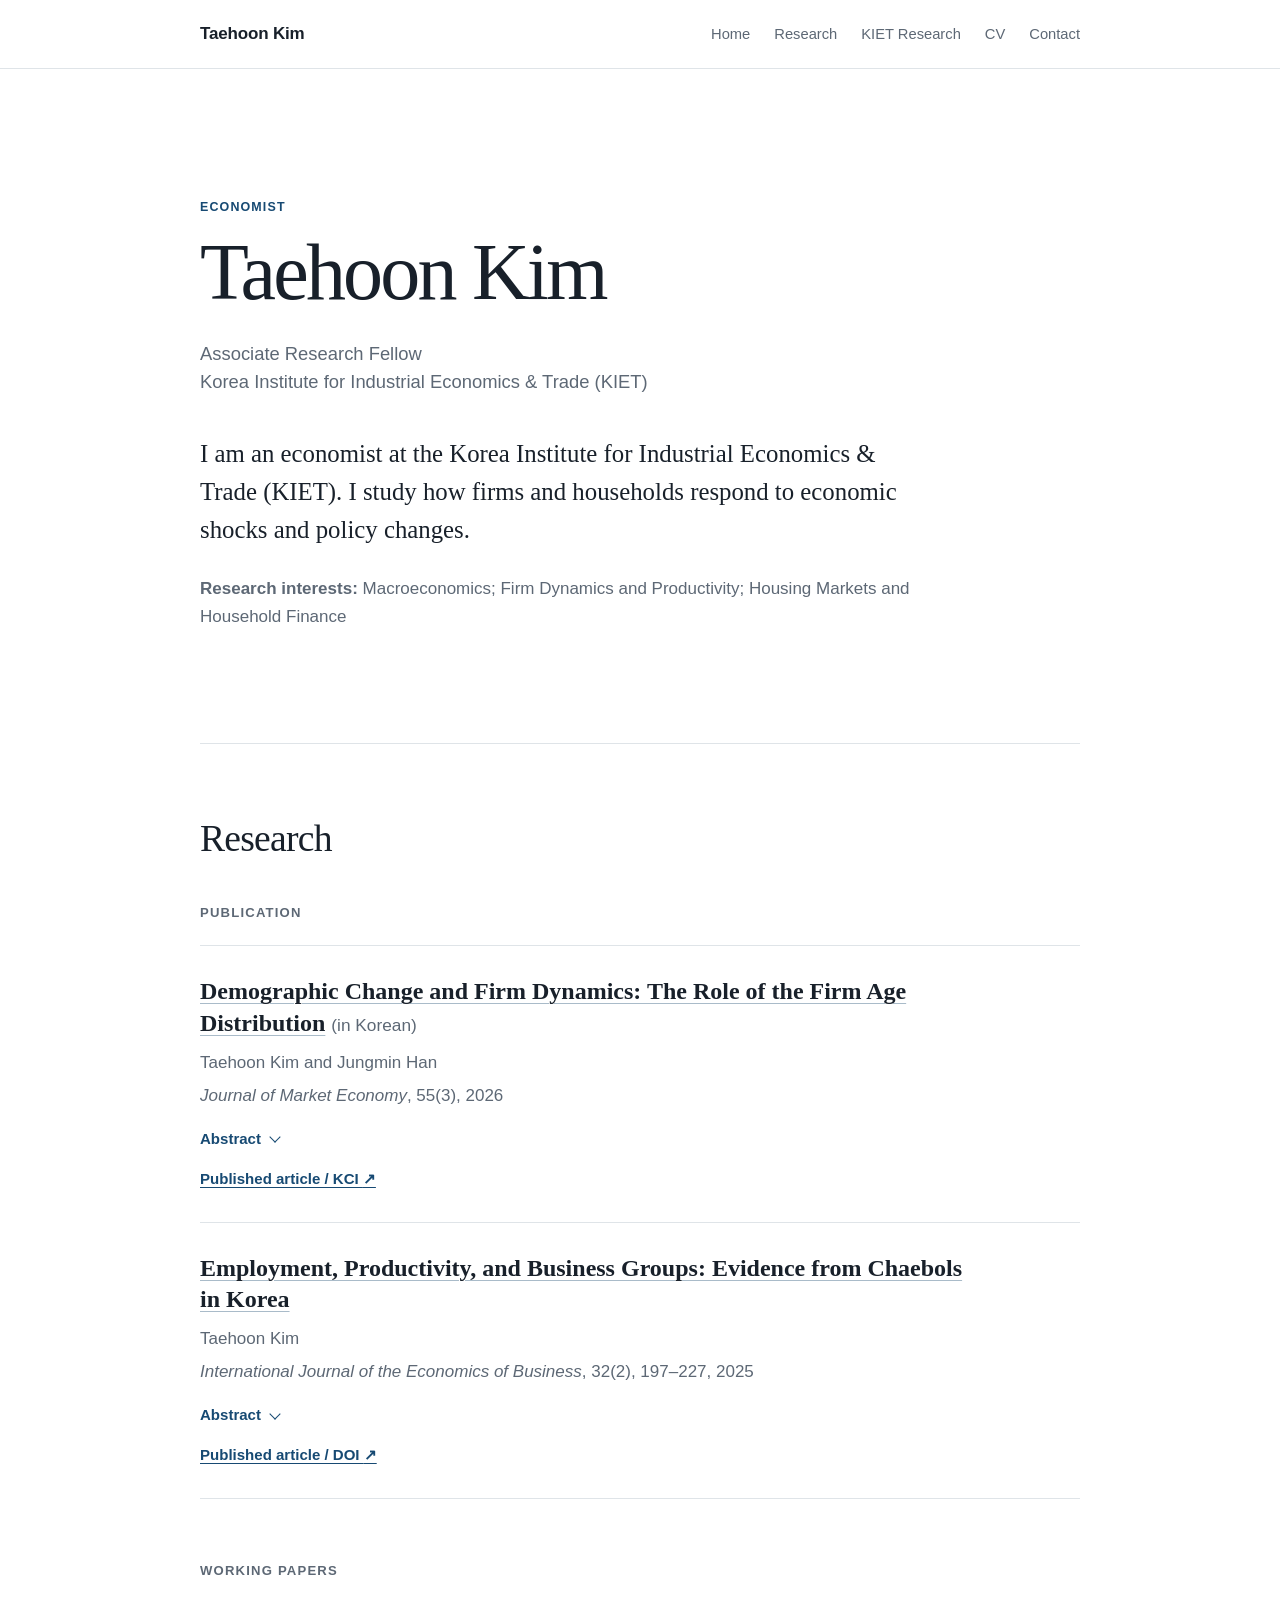
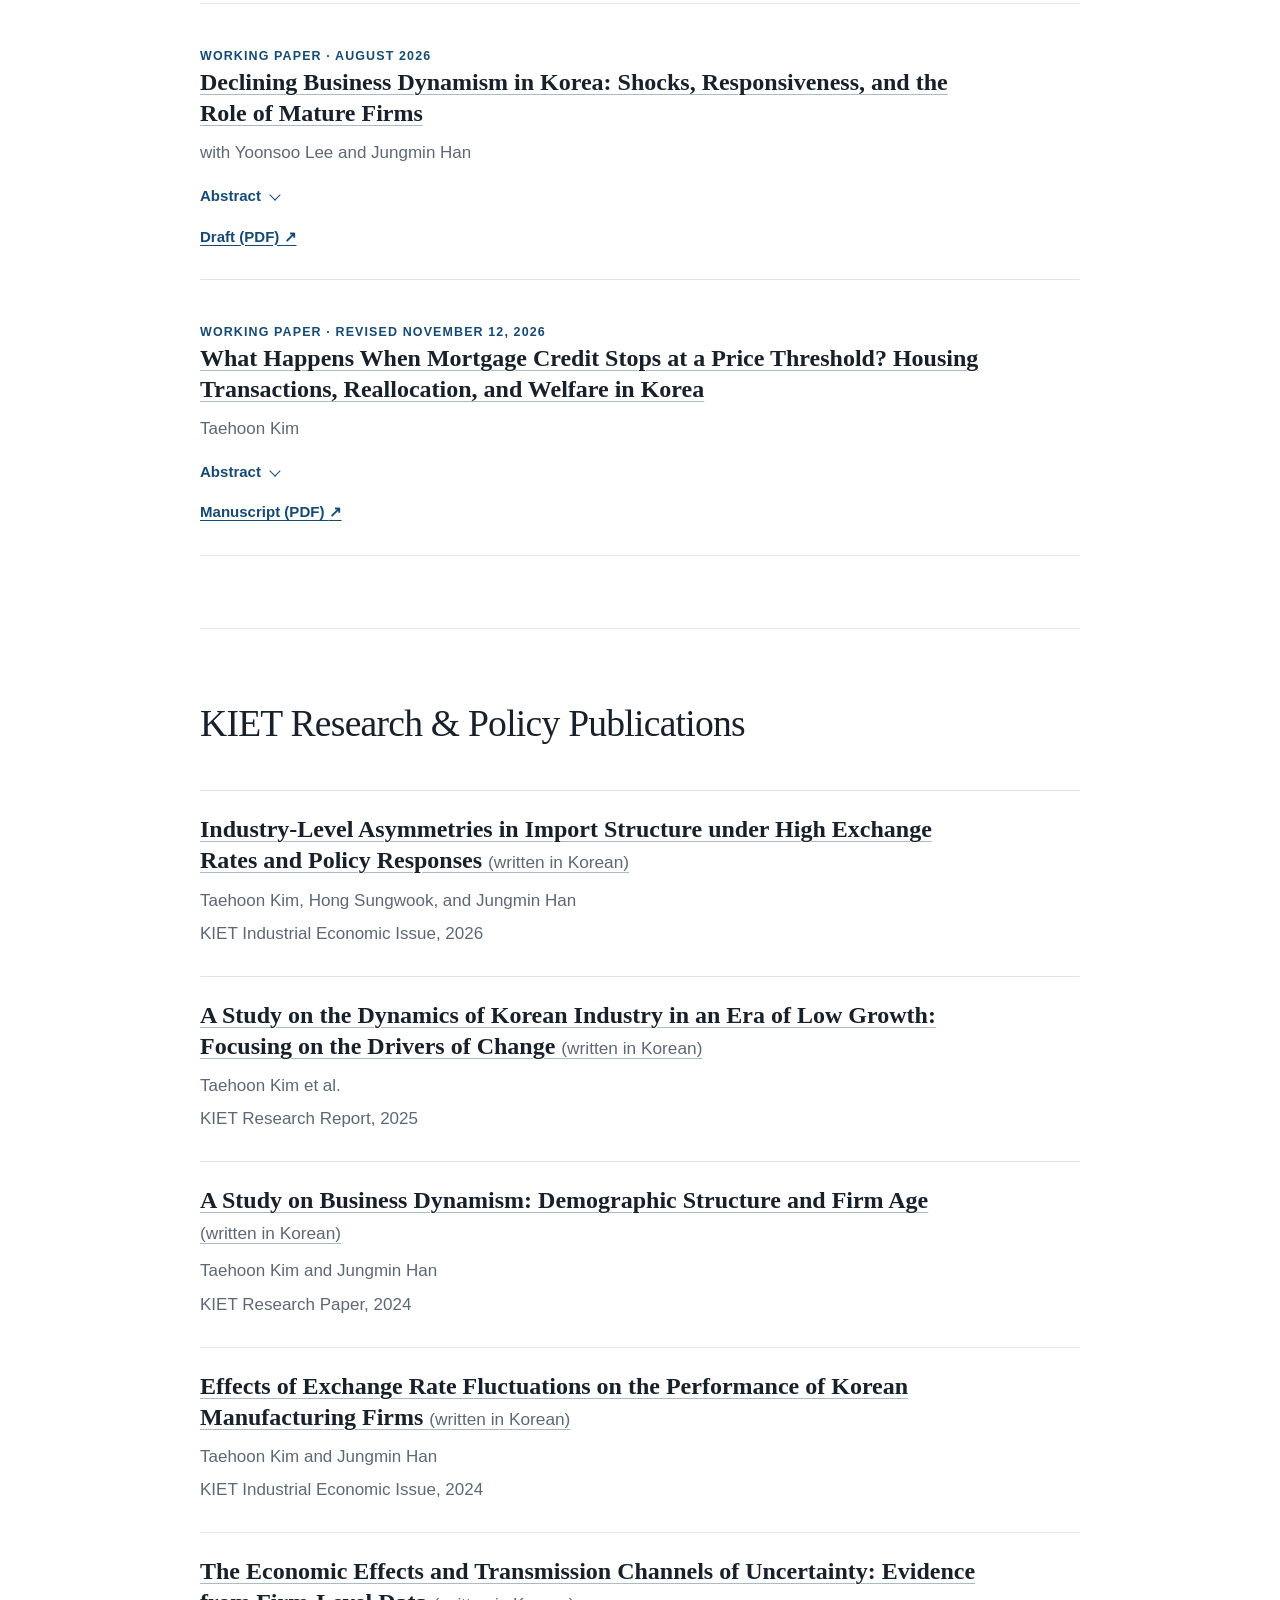
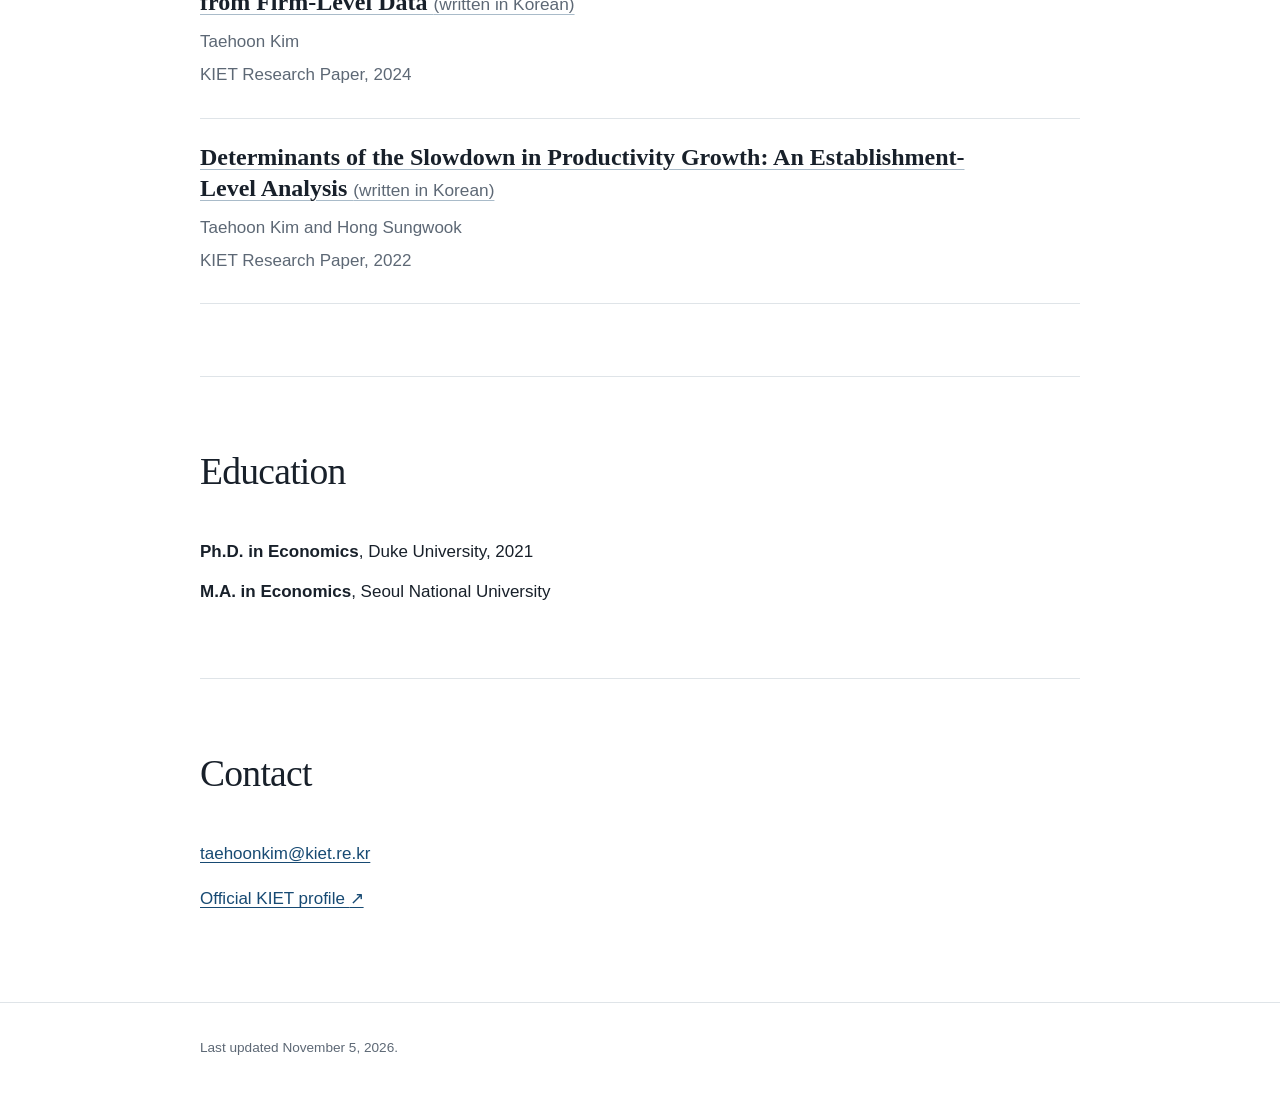
<file: index.html>
<!doctype html>
<html lang="en">
<head>
  <meta charset="utf-8">
  <meta name="viewport" content="width=device-width, initial-scale=1">
  <meta name="description" content="Taehoon Kim (김태훈) is an Associate Research Fellow at the Korea Institute for Industrial Economics &amp; Trade (KIET). Research: macroeconomics, firm dynamics, productivity, and housing.">
  <title>Taehoon Kim (김태훈) | Economist at KIET</title>
  <link rel="canonical" href="https://taehoonkim85.github.io/">
  <link rel="stylesheet" href="styles.css">
</head>
<body>
  <header class="site-header">
    <div class="container nav-wrap">
      <a class="site-name" href="#home">Taehoon Kim</a>
      <nav aria-label="Primary navigation">
        <a href="#home">Home</a><a href="#research">Research</a><a href="#kiet-research">KIET Research</a><a href="Taehoon_Kim_CV.pdf">CV</a><a href="#contact">Contact</a>
      </nav>
    </div>
  </header>
  <main>
    <section class="intro container" id="home">
      <p class="eyebrow">Economist</p>
      <h1>Taehoon Kim</h1>
      <p class="position">Associate Research Fellow<br>Korea Institute for Industrial Economics &amp; Trade (KIET)</p>
      <p class="bio">I am an economist at the Korea Institute for Industrial Economics &amp; Trade (KIET). I study how firms and households respond to economic shocks and policy changes.</p>
      <p class="interests"><strong>Research interests:</strong> Macroeconomics; Firm Dynamics and Productivity; Housing Markets and Household Finance</p>
    </section>

    <section class="section container" id="research">
      <h2>Research</h2>
      <div class="subsection">
        <h3>Publication</h3>
        <article class="research-item">
          <h4><a href="https://www.kci.go.kr/kciportal/landing/article.kci?arti_id=ART003396489" target="_blank" rel="noopener noreferrer">Demographic Change and Firm Dynamics: The Role of the Firm Age Distribution</a> <span class="language-note">(in Korean)</span></h4>
          <p class="authors">Taehoon Kim and Jungmin Han</p>
          <p class="venue"><em>Journal of Market Economy</em>, 55(3), 2026</p>
          <details class="abstract-toggle">
            <summary>Abstract</summary>
            <p class="abstract-text">This study analyzed the impact of demographic changes on firm dynamics in Korea, focusing on the role of firm age distribution. Using a panel dataset constructed from the National Census of Establishments for 2000-2019, the direct effects of demographic shifts on entry rates and indirect impacts through structural changes in the firm age distribution were investigated. The empirical findings indicate that demographic change has a limited direct effect on firm entry rates, but a highly significant indirect influence through firm age distribution. The maturation of firms that entered the market in the early 2000s (the “age effect”) is a primary driver of the long-term decline in firm exit rate. Between 2001 and 2019, the actual exit rate fell by 51%. However, after controlling for the firm-age effect, this decline was moderated to 37%, suggesting that approximately 14 percentage points of the decline was attributable to the structural aging of the business ecosystem. This study also observes a significant structural divergence from 2010. Between 2010 and 2019, a temporary expansion in the labor supply revitalized firm entry. Theoretically, the resulting shift in age distribution would have increased the exit rate by approximately 11%. In reality, the exit rate declined by 2%, deviating substantially from theoretical expectations. This disparity suggests that, institutional factors, such as the accumulation of marginal firms and policy-driven protections, may constrain normal market exit. These findings suggest that policies aimed at enhancing economic dynamism should extend beyond basic entry-side incentives. Instead, an integrated approach that acknowledges the structural maturation of the firm ecosystem and its association with demographic change is required; it should simultaneously address institutional rigidities that hinder efficient resource reallocation and the process of creative destruction.</p>
          </details>
                  <p class="links"><a href="https://www.kci.go.kr/kciportal/landing/article.kci?arti_id=ART003396489" target="_blank" rel="noopener noreferrer">Published article / KCI <span aria-hidden="true">↗</span></a></p>
        </article>
        <article class="research-item">
          <h4><a href="https://doi.org/10.1080/13571516.2025.2470552" target="_blank" rel="noopener noreferrer">Employment, Productivity, and Business Groups: Evidence from Chaebols in Korea</a></h4>
          <p class="authors">Taehoon Kim</p>
          <p class="venue"><em>International Journal of the Economics of Business</em>, 32(2), 197–227, 2025</p>
          <details class="abstract-toggle">
            <summary>Abstract</summary>
            <p class="abstract-text">Using confidential Korean firm-level data, I examine how business-group ownership shapes firms' employment decisions. Chaebol affiliates show employment-adjustment patterns distinct from those of unaffiliated firms. I document spillovers among firms within the same group and differences in affiliates' roles: central firms appear to absorb labor-market adjustments associated with shocks to other group members. I then develop a model of business groups to explain these patterns. When firing costs apply at the group level, the model generates sluggish employment responses and labor hoarding by central firms. The findings suggest that policies intended to protect jobs may impose substantial costs on economy-wide efficiency when firms coordinate employment within business groups.</p>
          </details>
          <p class="links"><a href="https://doi.org/10.1080/13571516.2025.2470552" target="_blank" rel="noopener noreferrer">Published article / DOI <span aria-hidden="true">↗</span></a></p>
        </article>
      </div>
      <div class="subsection">
        <h3>Working Papers</h3>
        <article class="research-item">
          <p class="status">Working Paper · August 2026</p>
          <h4><a href="https://drive.google.com/file/d/1OViaWi07OCkBkm-W3BRg_owOjfmk0m7u/view?usp=drivesdk" target="_blank" rel="noopener noreferrer">Declining Business Dynamism in Korea: Shocks, Responsiveness, and the Role of Mature Firms</a></h4>
          <p class="authors">with Yoonsoo Lee and Jungmin Han</p>
          <details class="abstract-toggle">
            <summary>Abstract</summary>
            <p class="abstract-text">Business dynamism has declined sharply in Korea: job reallocation, entry, and exit have all fallen by roughly half since the early 2000s. Following Decker et al. (2020), we ask whether businesses face smaller idiosyncratic shocks or respond less to them. Productivity dispersion did not systematically decline, innovation dispersion fell only modestly, and measured persistence rose, offering at most limited support for a shock-based explanation. Because the standard growth measure embeds exit, we separate employment adjustment from survival. Employment adjustment weakens most among young establishments, as in the United States; survival selection, by contrast, deteriorates among mature establishments, a pattern that survives a fixed-cohort test. Restoring both margins to their 2000s responsiveness recovers about three-fifths of the reallocation decline and nearly one percentage point of annual labor productivity growth.</p>
          </details>
          <p class="links"><a href="https://drive.google.com/file/d/1OViaWi07OCkBkm-W3BRg_owOjfmk0m7u/view?usp=drivesdk" target="_blank" rel="noopener noreferrer">Draft (PDF) <span aria-hidden="true">↗</span></a></p>
        </article>
        <article class="research-item">
          <p class="status">Working Paper · Revised November 12, 2026</p>
          <h4><a href="https://drive.google.com/file/d/1q8aYjzupRw79IbvevGA-tQ3h2oh6Tc9Q/view?usp=drivesdk" target="_blank" rel="noopener noreferrer">What Happens When Mortgage Credit Stops at a Price Threshold? Housing Transactions, Reallocation, and Welfare in Korea</a></h4>
          <p class="authors">Taehoon Kim</p>
          <details class="abstract-toggle">
            <summary>Abstract</summary>
            <p class="abstract-text">Mortgage restrictions tied to house prices may reduce borrowing, but they can also reshape housing transactions and affect households beyond the regulated segment. This paper studies Korea’s December 2019 prohibition on purchase mortgages for apartments above KRW 1.5 billion. Using transaction-level data from Seoul, I document substantial bunching below the threshold and a sharp decline in sales of exposed apartments, while relative prices respond more gradually.</p>
            <p class="abstract-text">To understand the implications for housing allocation and welfare, I develop a heterogeneous-household general-equilibrium model with indivisible housing and collateral constraints. At fixed prices, the restriction discourages housing upgrades and induces downward reallocation. Once equilibrium prices adjust, however, house prices fall by 7.7% on impact, largely reversing this reallocation. At the same time, lower collateral values amplify welfare losses for incumbent households from 0.05% to 0.26% of consumption, extending the effects beyond directly regulated buyers.</p>
            <p class="abstract-text">Finally, counterfactual experiments show that mortgage policies achieving similar reductions in aggregate debt can generate different price and welfare outcomes. A uniform loan-to-value restriction imposes broader direct costs, whereas mortgage-amount caps generate smaller equilibrium price declines and transition welfare losses than the original restriction.</p>
          </details>
          <p class="links"><a href="https://drive.google.com/file/d/1q8aYjzupRw79IbvevGA-tQ3h2oh6Tc9Q/view?usp=drivesdk" target="_blank" rel="noopener noreferrer">Manuscript (PDF) <span aria-hidden="true">↗</span></a></p>
        </article>
      </div>
    </section>

    <section class="section container" id="kiet-research">
      <h2>KIET Research &amp; Policy Publications</h2>
      <article class="research-item compact">
        <h4><a href="https://www.kiet.re.kr/research/issueView?issue_no=853" target="_blank" rel="noopener noreferrer">Industry-Level Asymmetries in Import Structure under High Exchange Rates and Policy Responses <span class="language-note">(written in Korean)</span></a></h4>
        <p class="authors">Taehoon Kim, Hong Sungwook, and Jungmin Han</p><p class="venue">KIET Industrial Economic Issue, 2026</p>
      </article>
      <article class="research-item compact">
        <h4><a href="https://www.kiet.re.kr/research/reportView?report_no=1170" target="_blank" rel="noopener noreferrer">A Study on the Dynamics of Korean Industry in an Era of Low Growth: Focusing on the Drivers of Change <span class="language-note">(written in Korean)</span></a></h4>
        <p class="authors">Taehoon Kim et al.</p><p class="venue">KIET Research Report, 2025</p>
      </article>
      <article class="research-item compact">
        <h4><a href="https://www.kiet.re.kr/research/redataView?redata_no=133" target="_blank" rel="noopener noreferrer">A Study on Business Dynamism: Demographic Structure and Firm Age <span class="language-note">(written in Korean)</span></a></h4>
        <p class="authors">Taehoon Kim and Jungmin Han</p><p class="venue">KIET Research Paper, 2024</p>
      </article>
      <article class="research-item compact">
        <h4><a href="https://www.kiet.re.kr/research/issueView?issue_no=799" target="_blank" rel="noopener noreferrer">Effects of Exchange Rate Fluctuations on the Performance of Korean Manufacturing Firms <span class="language-note">(written in Korean)</span></a></h4>
        <p class="authors">Taehoon Kim and Jungmin Han</p><p class="venue">KIET Industrial Economic Issue, 2024</p>
      </article>
      <article class="research-item compact">
        <h4><a href="https://www.kiet.re.kr/research/redataView?redata_no=115" target="_blank" rel="noopener noreferrer">The Economic Effects and Transmission Channels of Uncertainty: Evidence from Firm-Level Data <span class="language-note">(written in Korean)</span></a></h4>
        <p class="authors">Taehoon Kim</p><p class="venue">KIET Research Paper, 2024</p>
      </article>
      <article class="research-item compact">
        <h4><a href="https://www.kiet.re.kr/research/redataView?redata_no=99" target="_blank" rel="noopener noreferrer">Determinants of the Slowdown in Productivity Growth: An Establishment-Level Analysis <span class="language-note">(written in Korean)</span></a></h4>
        <p class="authors">Taehoon Kim and Hong Sungwook</p><p class="venue">KIET Research Paper, 2022</p>
      </article>
    </section>

    <section class="section container" id="education">
      <h2>Education</h2>
      <ul class="plain-list"><li><strong>Ph.D. in Economics</strong>, Duke University, 2021</li><li><strong>M.A. in Economics</strong>, Seoul National University</li></ul>
    </section>
    <section class="section container" id="contact">
      <h2>Contact</h2>
      <p><a href="mailto:taehoonkim@kiet.re.kr">taehoonkim@kiet.re.kr</a></p>
      <p><a href="https://www.kiet.re.kr/searchAll?collection=ALL&amp;category=kiet_emp&amp;listCount=10&amp;startCount=0&amp;query=%EA%B9%80%ED%83%9C%ED%9B%88&amp;sort=RANK" target="_blank" rel="noopener noreferrer">Official KIET profile <span aria-hidden="true">↗</span></a></p>
    </section>
  </main>
  <footer><div class="container">Last updated November 5, 2026.</div></footer>
</body>
</html>
</file>
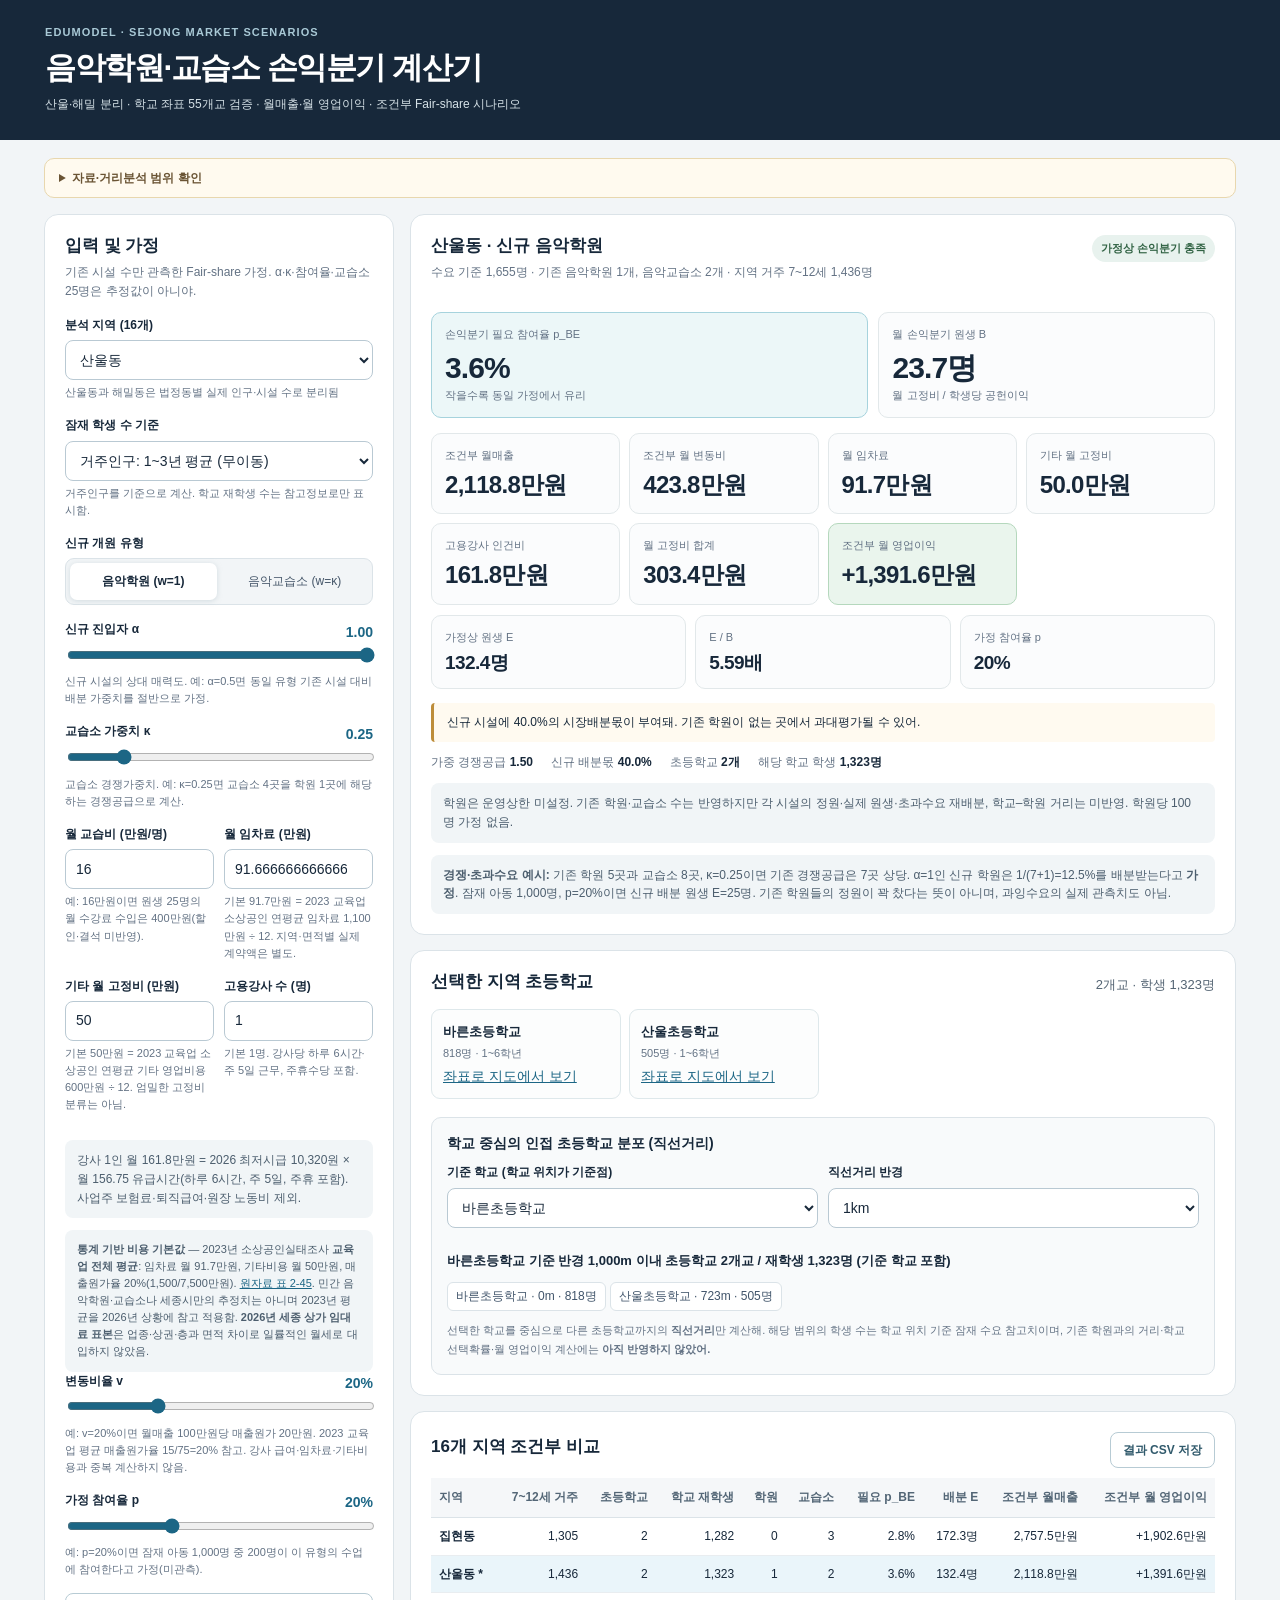
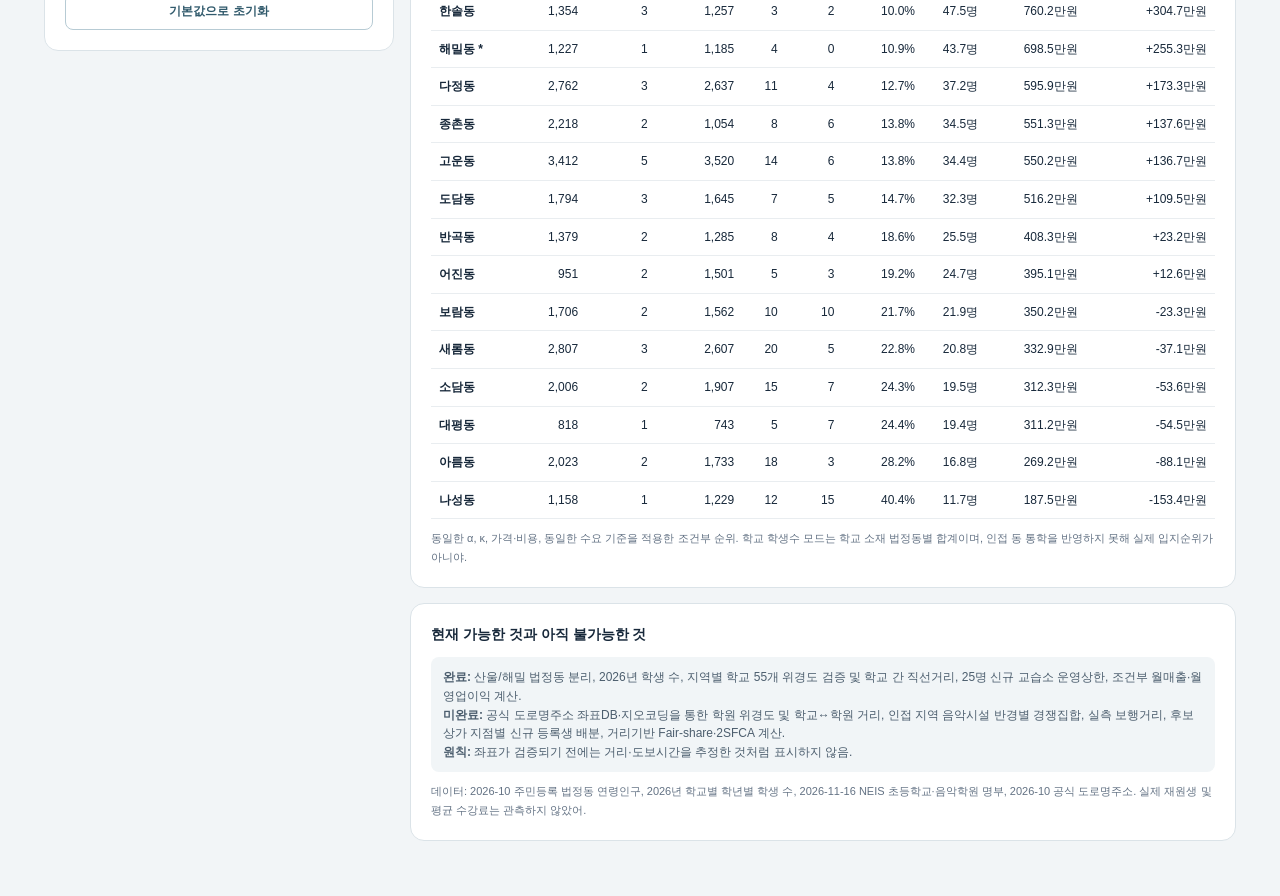
<file: edumodel/index.html>
<!doctype html>
<html lang="ko">
<head><meta charset="utf-8"><meta name="viewport" content="width=device-width,initial-scale=1"><meta name="theme-color" content="#17283a"><title>EduModel | 음악학원 입지·손익분기 계산기</title>
<style>
:root{--ink:#17283a;--blue:#1c6685;--aqua:#ecf7f8;--sage:#ecf4ee;--bad:#ad3540;--gray:#637284;--line:#dbe3e8;--paper:#fff;--bg:#f2f5f7;--warm:#fffaef}
*{box-sizing:border-box}body{margin:0;background:var(--bg);color:var(--ink);font:14px/1.55 -apple-system,BlinkMacSystemFont,"Apple SD Gothic Neo","Malgun Gothic",sans-serif}button,input,select{font:inherit}a{color:var(--blue)}
header{background:#17283a;color:white;padding:24px max(16px,calc((100% - 1190px)/2));}header .sup{letter-spacing:.1em;font-size:11px;color:#a9c9d6;font-weight:750}header h1{margin:3px 0;font-weight:800;letter-spacing:-.045em;font-size:clamp(23px,3vw,31px)}header p{margin:2px 0;color:#d5e1e7;font-size:12px}
.container{max-width:1220px;margin:0 auto;padding:18px 14px 55px}.note{padding:12px 15px;margin-bottom:16px;background:var(--warm);border:1px solid #e8d7ae;border-radius:10px;color:#6a5434;font-size:12px}
.layout{display:grid;grid-template-columns:350px 1fr;align-items:start;gap:16px}.panel{background:#fff;border:1px solid var(--line);border-radius:14px;padding:20px;min-width:0}.sticky{position:sticky;top:12px}h2{font-size:17px;line-height:1.3;margin:0 0 6px}h3{font-size:14px;margin:0 0 8px}.sub{font-size:12px;color:var(--gray);margin:0 0 15px}.field{margin:0 0 15px}.field label{display:block;font-size:12px;font-weight:700;margin-bottom:6px}.field select,.field input[type=number]{width:100%;border:1px solid #b9c9d3;border-radius:8px;background:#fff;padding:8px 10px;min-height:40px;color:var(--ink)}.help{font-size:11px;color:var(--gray);margin-top:4px}.fieldhead{display:flex;justify-content:space-between;align-items:center}.fieldhead b{color:#1c6685}.field input[type=range]{width:100%;accent-color:#1c6685}.twocol{display:grid;grid-template-columns:1fr 1fr;gap:10px}.choice{display:flex;gap:5px;padding:4px;background:#f2f5f7;border:1px solid var(--line);border-radius:9px}.choice button{width:50%;border:0;border-radius:7px;background:transparent;padding:9px 4px;font-size:12px;cursor:pointer;color:#455669}.choice button[aria-pressed=true]{background:#fff;box-shadow:0 1px 5px #b3c3cb80;color:var(--ink);font-weight:800}.smallbtn{background:#fff;border:1px solid #b7cbd4;color:#315a6c;padding:8px 12px;border-radius:8px;cursor:pointer;font-size:12px;font-weight:700}.smallbtn:hover{background:#eaf5f8}.right{display:flex;flex-direction:column;gap:15px}.topline{display:flex;justify-content:space-between;align-items:flex-start;flex-wrap:wrap;gap:10px}.pill{font-size:11px;border-radius:25px;padding:5px 9px;background:#e8f2ee;color:#316344;font-weight:800}.pill.warn{background:#fff0e3;color:#82552a}.pill.bad{background:#fbe8e9;color:var(--bad)}.figs{display:grid;grid-template-columns:1.3fr 1fr;gap:10px;margin:15px 0}.metric{background:#fbfcfd;padding:13px;border-radius:10px;border:1px solid #e2e8ea}.metric.emph{background:var(--aqua);border-color:#a6d3dd}.metric .caption{font-size:11px;color:var(--gray)}.metric strong{display:block;font-size:clamp(22px,2.8vw,30px);line-height:1.3;margin-top:5px;letter-spacing:-.03em;font-variant-numeric:tabular-nums}.metric .subtitle{font-size:11px;color:var(--gray)}.minis{display:grid;grid-template-columns:repeat(3,1fr);gap:9px}.minis .metric strong{font-size:19px}.feedback{padding:10px 13px;background:#f7f9fa;border-left:3px solid var(--blue);font-size:12px;margin-top:14px;border-radius:4px}.feedback.red{background:#fff4f4;border-left-color:var(--bad)}.feedback.amber{background:#fffaf0;border-left-color:#bd8d3a}.info-grid{display:flex;gap:10px 18px;flex-wrap:wrap;font-size:12px;color:var(--gray);margin-top:11px}.info-grid b{color:var(--ink)}.main-label{font-size:13px;color:#546473}.sectiontitle{display:flex;justify-content:space-between;align-items:center;gap:8px;flex-wrap:wrap;margin-bottom:10px}.tblwrap{overflow-x:auto}table{border-collapse:collapse;width:100%;white-space:nowrap;font-size:12px}th{background:#f5f7f9;text-align:right;color:#536676;font-weight:800;padding:10px 8px;border-bottom:1px solid var(--line)}th:first-child,td:first-child{text-align:left}td{text-align:right;padding:9px 8px;border-bottom:1px solid #e9edf0;font-variant-numeric:tabular-nums}td:first-child{font-weight:750}tbody tr{cursor:pointer}tbody tr:hover{background:#f1f8fa}tbody tr.sel{background:#eaf5fa}td.negative{color:var(--bad);font-weight:750}.legal{background:#e8f4ef;padding:2px 5px;border-radius:4px;font-size:10px;color:#38664d}.school-list{display:grid;grid-template-columns:repeat(auto-fill,minmax(175px,1fr));gap:8px}.school-card{padding:11px;border:1px solid #dee8eb;border-radius:9px;background:#fcfdfd}.school-card b{font-size:13px}.school-card p{font-size:11px;color:var(--gray);margin:2px 0 4px}.foot{font-size:11px;color:var(--gray);line-height:1.7;margin:10px 0 0}.tagline{font-size:12px;color:var(--gray);margin-top:10px}.data-note{font-size:12px;background:#f1f5f7;padding:11px 12px;border-radius:8px;margin-top:12px;color:#4c5e6e}
@media(max-width:900px){.layout{grid-template-columns:1fr}.sticky{position:static}.figs{grid-template-columns:1fr 1fr}}@media(max-width:500px){.container{padding:12px 9px 40px}.panel{padding:15px}.figs{gap:8px}.metric{padding:11px}.metric strong{font-size:25px}.minis{gap:6px}.minis .metric strong{font-size:17px}.note{font-size:11px}.school-list{grid-template-columns:1fr 1fr}.minis.cashflow{grid-template-columns:repeat(2,minmax(0,1fr))}}
.minis.cashflow{grid-template-columns:repeat(4,minmax(0,1fr));margin-bottom:10px}.minis.units{margin-top:8px}.minis.cashflow .metric strong{font-size:clamp(16px,2vw,24px)}.income{background:#eaf5ed;border-color:#b5d8bd}.income.negative{background:#fff2f2;border-color:#ecc5c5}.geo-box{background:#f8fafb;border:1px solid var(--line);border-radius:10px;margin-top:18px;padding:15px}.geo-summary{font-size:13px;font-weight:700;margin:8px 0}.geo-neighbors{font-size:12px;line-height:1.8;color:#40546a}.geo-neighbors span{display:inline-block;background:white;border:1px solid var(--line);padding:3px 8px;margin:3px 4px 0 0;border-radius:6px}@media(max-width:700px){.minis.cashflow{grid-template-columns:repeat(2,minmax(0,1fr))}.minis.cashflow .metric strong{font-size:21px}}
.studio-break-even{font-size:12px;color:#536676;margin:0 0 13px 1px}.studio-break-even[hidden]{display:none}.note-collapsed{padding:10px 14px}.note-collapsed summary{font-size:12px;font-weight:700;cursor:pointer}.note-collapsed .note-inner{font-size:11px;line-height:1.7;margin-top:7px;color:#5c6672}
</style></head>
<body><header><div class="sup">EDUMODEL · SEJONG MARKET SCENARIOS</div><h1>음악학원·교습소 손익분기 계산기</h1><p>산울·해밀 분리 · 학교 좌표 55개교 검증 · 월매출·월 영업이익 · 조건부 Fair-share 시나리오</p></header>
<div class="container"><details class="note note-collapsed"><summary>자료·거리분석 범위 확인</summary><div class="note-inner"><strong>공간분석 검증상태:</strong> 학교 <b>55개교 전부</b> 공식 위경도(2026-10-01)를 학교명으로 연결했어. 음악시설 <b>242곳 중 241곳</b>을 공식 도로명주소 건물관리번호에 고유 연결했지만, 기존 주소 DB에는 좌표가 없으므로 <b>학교↔학교 직선거리만 검증 완료</b>했어. 학교→학원 거리와 실제 보행시간은 미계산이야. 아래 ‘학교 학생수’ 모드는 학교 <b>소재 법정동</b> 기준의 대리변수이지 거리기반 모형이 아니야.</div></details>
<div class="layout"><aside class="panel sticky"><h2>입력 및 가정</h2><p class="sub">기존 시설 수만 관측한 Fair-share 가정. α·κ·참여율·교습소 25명은 추정값이 아니야.</p>
<div class="field"><label for="region">분석 지역 (16개)</label><select id="region"></select><div class="help">산울동과 해밀동은 법정동별 실제 인구·시설 수로 분리됨</div></div>
<div class="field"><label for="basis">잠재 학생 수 기준</label><select id="basis"><option value="future">거주인구: 1~3년 평균 (무이동)</option><option value="now">거주인구: 2026년 10월</option><option value="h1">거주인구: 2027년 10월 (가정)</option><option value="h2">거주인구: 2028년 10월 (가정)</option><option value="h3">거주인구: 2029년 10월 (가정)</option><option value="school">해당 지역 학교 재학생 (2026년)</option></select><div class="help" id="basis-info">미래 거주인구는 이동이 없다는 단순 코호트 가정</div></div>
<div class="field"><label>신규 개원 유형</label><div class="choice"><button type="button" id="btn-academy" aria-pressed="true">음악학원 (w=1)</button><button type="button" id="btn-studio" aria-pressed="false">음악교습소 (w=κ)</button></div></div>
<div class="field"><div class="fieldhead"><label for="alpha">신규 진입자 α</label><b id="alpha-val">1.00</b></div><input id="alpha" type="range" min="0.5" max="1" step="0.05" value="1"><div class="help">신규 시설의 상대 매력도. 예: α=0.5면 동일 유형 기존 시설 대비 배분 가중치를 절반으로 가정.</div></div>
<div class="field"><div class="fieldhead"><label for="kappa">교습소 가중치 κ</label><b id="kappa-val">0.25</b></div><input id="kappa" type="range" min="0.1" max="1" step="0.05" value="0.25"><div class="help">교습소 경쟁가중치. 예: κ=0.25면 교습소 4곳을 학원 1곳에 해당하는 경쟁공급으로 계산.</div></div>
<div class="twocol"><div class="field"><label for="price">월 교습비 (만원/명)</label><input type="number" id="price" value="16" min="1" step="1"><div class="help">예: 16만원이면 원생 25명의 월 수강료 수입은 400만원(할인·결석 미반영).</div></div><div class="field"><label for="rent">월 임차료 (만원)</label><input type="number" id="rent" value="91.67" min="0" step="0.1"><div class="help">기본 91.7만원 = 2023 교육업 소상공인 연평균 임차료 1,100만원 ÷ 12. 지역·면적별 실제 계약액은 별도.</div></div></div>
<div class="twocol"><div class="field"><label for="other">기타 월 고정비 (만원)</label><input type="number" id="other" value="50" min="0" step="1"><div class="help">기본 50만원 = 2023 교육업 소상공인 연평균 기타 영업비용 600만원 ÷ 12. 엄밀한 고정비 분류는 아님.</div></div><div class="field" id="instructor-setting"><label for="instructors">고용강사 수 (명)</label><input type="number" id="instructors" value="1" min="0" max="30" step="1"><div class="help">기본 1명. 강사당 하루 6시간·주 5일 근무, 주휴수당 포함.</div></div></div>
<div class="data-note" id="wage-note">2026년 최저시급 10,320원 · 하루 6시간 × 주 5일 · 월 환산 156.75 유급시간(주휴 포함) → 강사 1인 월 161.8만원. 고용주 보험료·퇴직급여·원장 노동비는 제외.</div><div class="data-note" style="font-size:11px"><b>통계 기반 비용 기본값</b> — 2023년 소상공인실태조사 <b>교육업 전체 평균</b>: 임차료 월 91.7만원, 기타비용 월 50만원, 매출원가율 20%(1,500/7,500만원). <a target="_blank" rel="noopener noreferrer" href="https://www.mss.go.kr/cmm/fms/FileDown.do?atchFileId=FILE_000000001008674&amp;fileSn=1">원자료 표 2-45</a>. 민간 음악학원·교습소나 세종시만의 추정치는 아니며 2023년 평균을 2026년 상황에 참고 적용함. <b>2026년 세종 상가 임대료 표본</b>은 업종·상권·층과 면적 차이로 일률적인 월세로 대입하지 않았음.</div>
<div class="field"><div class="fieldhead"><label for="variable">변동비율 v</label><b id="variable-val">20%</b></div><input type="range" id="variable" min="0" max="70" value="20" step="5"><div class="help">예: v=20%이면 월매출 100만원당 매출원가 20만원. 2023 교육업 평균 매출원가율 15/75=20% 참고. 강사 급여·임차료·기타비용과 중복 계산하지 않음.</div></div>
<div class="field"><div class="fieldhead"><label for="participation">가정 참여율 p</label><b id="participation-val">20%</b></div><input type="range" id="participation" min="5" max="50" value="20" step="1"><div class="help">예: p=20%이면 잠재 아동 1,000명 중 200명이 이 유형의 수업에 참여한다고 가정(미관측).</div></div>
<div class="field" id="studio-setting"><label for="capacity">신규 교습소 월 등록 운영상한 (명)</label><input type="number" id="capacity" value="25" min="1" max="200" step="1"><div class="help">신규 교습소만의 가상 운영상한. 예: 25명은 실제 재원생 수나 법정 정원이 아님.</div></div>
<button type="button" id="reset" class="smallbtn" style="width:100%">기본값으로 초기화</button></aside>
<div class="right"><section class="panel"><div class="topline"><div><h2 id="resulttitle">해밀동 · 신규 음악학원</h2><p class="sub" id="summary">—</p></div><span class="pill" id="status">가정상 계산</span></div>
<div class="figs"><div class="metric emph"><div class="caption" id="primary-caption">손익분기 필요 참여율 p_BE</div><strong id="pbe">—</strong><div class="subtitle" id="primary-subtitle">작을수록 동일 가정에서 유리</div></div><div class="metric"><div class="caption" id="secondary-caption">월 손익분기 원생 B</div><strong id="break-even">—</strong><div class="subtitle" id="secondary-subtitle">교습소는 운영상한과 함께 비교</div></div></div><p class="studio-break-even" id="studio-break-even" hidden>—</p>
<div class="minis cashflow"><div class="metric"><div class="caption">조건부 월매출</div><strong id="revenue">—</strong></div><div class="metric"><div class="caption">조건부 월 변동비</div><strong id="variable-cost">—</strong></div><div class="metric"><div class="caption">월 임차료</div><strong id="rent-cost">—</strong></div><div class="metric"><div class="caption">기타 월 고정비</div><strong id="other-cost">—</strong></div><div class="metric"><div class="caption">고용강사 인건비</div><strong id="labor-cost">—</strong></div><div class="metric"><div class="caption">월 고정비 합계</div><strong id="fixed-cost">—</strong></div><div class="metric income"><div class="caption">조건부 월 영업이익</div><strong id="profit">—</strong></div></div>
<div class="minis units"><div class="metric"><div class="caption">가정상 원생 E</div><strong id="students">—</strong></div><div class="metric"><div class="caption">E / B</div><strong id="ratio">—</strong></div><div class="metric"><div class="caption">가정 참여율 p</div><strong id="participation-result">—</strong></div></div>
<div id="feedback" class="feedback">—</div><div class="info-grid"><span>가중 경쟁공급 <b id="supply">—</b></span><span>신규 배분몫 <b id="share">—</b></span><span>초등학교 <b id="schools">—</b></span><span>해당 학교 학생 <b id="enrolled">—</b></span></div>
<div class="data-note" id="capacity-note">기존 학원·교습소 수는 경쟁에 반영하지만, 각 시설의 실제 정원·원생 수는 미반영. 기존 시설이 만원이라는 가정이나 학원당 100명 가정은 없음.</div><div class="data-note"><b>경쟁·초과수요 예시:</b> 기존 학원 5곳과 교습소 8곳, κ=0.25이면 기존 경쟁공급은 7곳 상당. α=1인 신규 학원은 1/(7+1)=12.5%를 배분받는다고 <b>가정</b>. 잠재 아동 1,000명, p=20%이면 신규 배분 원생 E=25명. 기존 학원들의 정원이 꽉 찼다는 뜻이 아니며, 과잉수요의 실제 관측치도 아님.</div></section>
<section class="panel"><div class="sectiontitle"><h2>선택한 지역 초등학교</h2><span class="main-label" id="schools-label">—</span></div><div class="school-list" id="schools-list"></div>
<div class="geo-box"><h3>학교 중심의 인접 초등학교 분포 (직선거리)</h3>
<div class="twocol"><div class="field"><label for="anchor-school">기준 학교 (학교 위치가 기준점)</label><select id="anchor-school"></select></div>
<div class="field"><label for="school-radius">직선거리 반경</label><select id="school-radius"><option value="0.5">500m</option><option value="1" selected>1km</option><option value="2">2km</option></select></div></div>
<div id="school-geo-result" class="geo-summary">—</div><div id="school-neighbors" class="geo-neighbors"></div>
<p class="foot">선택한 학교를 중심으로 다른 초등학교까지의 <b>직선거리</b>만 계산해. 해당 범위의 학생 수는 학교 위치 기준 잠재 수요 참고치이며, 기존 학원과의 거리·학교 선택확률·월 영업이익 계산에는 <b>아직 반영하지 않았어.</b></p></div></section>
<section class="panel"><div class="sectiontitle"><h2>16개 지역 조건부 비교</h2><button type="button" class="smallbtn" id="export">결과 CSV 저장</button></div><div class="tblwrap"><table><thead><tr><th>지역</th><th>7~12세 거주</th><th>초등학교</th><th>학교 재학생</th><th>학원</th><th>교습소</th><th id="compare-primary">필요 p_BE</th><th id="compare-students">배분 E</th><th>조건부 월매출</th><th>조건부 월 영업이익</th></tr></thead><tbody id="results"></tbody></table></div><p class="foot">동일한 α, κ, 가격·비용, 동일한 수요 기준을 적용한 조건부 순위. 학교 학생수 모드는 학교 소재 법정동별 합계이며, 인접 동 통학을 반영하지 못해 실제 입지순위가 아니야.</p></section>
<section class="panel"><h3>현재 가능한 것과 아직 불가능한 것</h3><div class="data-note"><b>완료:</b> 산울/해밀 법정동 분리, 2026년 학생 수, 지역별 학교 55개 위경도 검증 및 학교 간 직선거리, 25명 신규 교습소 운영상한, 조건부 월매출·월 영업이익 계산.<br><b>미완료:</b> 공식 도로명주소 좌표DB·지오코딩을 통한 학원 위경도 및 학교↔학원 거리, 인접 지역 음악시설 반경별 경쟁집합, 실측 보행거리, 후보 상가 지점별 신규 등록생 배분, 거리기반 Fair-share·2SFCA 계산.<br><b>원칙:</b> 좌표가 검증되기 전에는 거리·도보시간을 추정한 것처럼 표시하지 않음.</div><p class="foot">데이터: 2026-10 주민등록 법정동 연령인구, 2026년 학교별 학년별 학생 수, 2026-11-16 NEIS 초등학교·음악학원 명부, 2026-10 공식 도로명주소. 실제 재원생 및 평균 수강료는 관측하지 않았어.</p></section>
</div></div></div>
<script id="regional-data" type="application/json">[{"code":"3611011500","name":"산울동","n_now":"1436","n_h1":"1528","n_h2":"1683","n_h3":"1755","n_future_avg":"1655.33333","academies":"1","studios":"2","school_count":"2","school_students":"1323","school_names":"바른초등학교 / 산울초등학교","region_unit":"legal_dong","school_exposure":"school_in_same_legal_dong_only","school_coords_verified":"0","facility_coords_verified":"0"},{"code":"3611011600","name":"해밀동","n_now":"1227","n_h1":"1167","n_h2":"1093","n_h3":"1014","n_future_avg":"1091.33333","academies":"4","studios":"0","school_count":"1","school_students":"1185","school_names":"해밀초등학교","region_unit":"legal_dong","school_exposure":"school_in_same_legal_dong_only","school_coords_verified":"0","facility_coords_verified":"0"},{"code":"3611055800","name":"집현동","n_now":"1305","n_h1":"1444","n_h2":"1512","n_h3":"1568","n_future_avg":"1508.0","academies":"0","studios":"3","school_count":"2","school_students":"1282","school_names":"나루초등학교 / 집현초등학교","region_unit":"administrative_dong","school_exposure":"school_in_same_legal_dong_only","school_coords_verified":"0","facility_coords_verified":"0"},{"code":"3611051000","name":"한솔동","n_now":"1354","n_h1":"1223","n_h2":"1048","n_h3":"936","n_future_avg":"1069.0","academies":"3","studios":"2","school_count":"3","school_students":"1257","school_names":"미르초등학교 / 참샘초등학교 / 한솔초등학교","region_unit":"administrative_dong","school_exposure":"school_in_same_legal_dong_only","school_coords_verified":"0","facility_coords_verified":"0"},{"code":"3611058000","name":"다정동","n_now":"2762","n_h1":"2616","n_h2":"2427","n_h3":"2219","n_future_avg":"2420.66667","academies":"11","studios":"4","school_count":"3","school_students":"2637","school_names":"다정초등학교 / 새움초등학교 / 한결초등학교","region_unit":"administrative_dong","school_exposure":"school_in_same_legal_dong_only","school_coords_verified":"0","facility_coords_verified":"0"},{"code":"3611055000","name":"고운동","n_now":"3412","n_h1":"3140","n_h2":"2847","n_h3":"2524","n_future_avg":"2837.0","academies":"14","studios":"6","school_count":"5","school_students":"3520","school_names":"가락초등학교 / 고운초등학교 / 두루초등학교 / 온빛초등학교 / 으뜸초등학교","region_unit":"administrative_dong","school_exposure":"school_in_same_legal_dong_only","school_coords_verified":"0","facility_coords_verified":"0"},{"code":"3611054000","name":"종촌동","n_now":"2218","n_h1":"1999","n_h2":"1811","n_h3":"1617","n_future_avg":"1809.0","academies":"8","studios":"6","school_count":"2","school_students":"1054","school_names":"다빛초등학교 / 종촌초등학교","region_unit":"administrative_dong","school_exposure":"school_in_same_legal_dong_only","school_coords_verified":"0","facility_coords_verified":"0"},{"code":"3611052000","name":"도담동","n_now":"1794","n_h1":"1635","n_h2":"1511","n_h3":"1330","n_future_avg":"1492.0","academies":"7","studios":"5","school_count":"3","school_students":"1645","school_names":"늘봄초등학교 / 도담초등학교 / 양지초등학교","region_unit":"administrative_dong","school_exposure":"school_in_same_legal_dong_only","school_coords_verified":"0","facility_coords_verified":"0"},{"code":"3611051500","name":"새롬동","n_now":"2807","n_h1":"2612","n_h2":"2292","n_h3":"2041","n_future_avg":"2315.0","academies":"20","studios":"5","school_count":"3","school_students":"2607","school_names":"가득초등학교 / 새뜸초등학교 / 새롬초등학교","region_unit":"administrative_dong","school_exposure":"school_in_same_legal_dong_only","school_coords_verified":"0","facility_coords_verified":"0"},{"code":"3611055600","name":"반곡동","n_now":"1379","n_h1":"1348","n_h2":"1283","n_h3":"1197","n_future_avg":"1276.0","academies":"8","studios":"4","school_count":"2","school_students":"1285","school_names":"반곡초등학교 / 솔빛초등학교","region_unit":"administrative_dong","school_exposure":"school_in_same_legal_dong_only","school_coords_verified":"0","facility_coords_verified":"0"},{"code":"3611052300","name":"어진동","n_now":"951","n_h1":"903","n_h2":"833","n_h3":"764","n_future_avg":"833.33333","academies":"5","studios":"3","school_count":"2","school_students":"1501","school_names":"연세초등학교 / 연양초등학교","region_unit":"administrative_dong","school_exposure":"school_in_same_legal_dong_only","school_coords_verified":"0","facility_coords_verified":"0"},{"code":"3611053000","name":"아름동","n_now":"2023","n_h1":"1833","n_h2":"1665","n_h3":"1486","n_future_avg":"1661.33333","academies":"18","studios":"3","school_count":"2","school_students":"1733","school_names":"나래초등학교 / 아름초등학교","region_unit":"administrative_dong","school_exposure":"school_in_same_legal_dong_only","school_coords_verified":"0","facility_coords_verified":"0"},{"code":"3611055500","name":"소담동","n_now":"2006","n_h1":"1879","n_h2":"1726","n_h3":"1592","n_future_avg":"1732.33333","academies":"15","studios":"7","school_count":"2","school_students":"1907","school_names":"글벗초등학교 / 소담초등학교","region_unit":"administrative_dong","school_exposure":"school_in_same_legal_dong_only","school_coords_verified":"0","facility_coords_verified":"0"},{"code":"3611056000","name":"보람동","n_now":"1706","n_h1":"1629","n_h2":"1476","n_h3":"1327","n_future_avg":"1477.33333","academies":"10","studios":"10","school_count":"2","school_students":"1562","school_names":"보람초등학교 / 여울초등학교","region_unit":"administrative_dong","school_exposure":"school_in_same_legal_dong_only","school_coords_verified":"0","facility_coords_verified":"0"},{"code":"3611057000","name":"대평동","n_now":"818","n_h1":"795","n_h2":"756","n_h3":"710","n_future_avg":"753.66667","academies":"5","studios":"7","school_count":"1","school_students":"743","school_names":"대평초등학교","region_unit":"administrative_dong","school_exposure":"school_in_same_legal_dong_only","school_coords_verified":"0","facility_coords_verified":"0"},{"code":"3611051800","name":"나성동","n_now":"1158","n_h1":"1067","n_h2":"988","n_h3":"890","n_future_avg":"981.66667","academies":"12","studios":"15","school_count":"1","school_students":"1229","school_names":"나성초등학교","region_unit":"administrative_dong","school_exposure":"school_in_same_legal_dong_only","school_coords_verified":"0","facility_coords_verified":"0"}]</script>
<script id="school-data" type="application/json">[{"school_name":"가득초등학교","school_address":"세종특별자치시  세종로 941","school_students_grades1to6_2026":"575","legal_dong":"새롬동","address_match":"EXACT_UNIQUE","school_enrollment_name_match":"1","latitude":36.48733788,"longitude":127.2434548,"has_verified_coordinates":"True","school_id_standard":"B000026120","coordinates_reference_date":"2026-10-01","coordinates_source":"한국교육시설안전원 전국초중등학교위치표준데이터","source_road_address":"세종특별자치시 세종로 941","road_address_exact_normalized_match":1},{"school_name":"가락초등학교","school_address":"세종특별자치시  마음로 208","school_students_grades1to6_2026":"545","legal_dong":"고운동","address_match":"EXACT_UNIQUE","school_enrollment_name_match":"1","latitude":36.51568465,"longitude":127.2308396,"has_verified_coordinates":"True","school_id_standard":"B000024287","coordinates_reference_date":"2026-10-01","coordinates_source":"한국교육시설안전원 전국초중등학교위치표준데이터","source_road_address":"세종특별자치시 마음로 208","road_address_exact_normalized_match":1},{"school_name":"감성초등학교","school_address":"세종특별자치시  금남면 감성길 6","school_students_grades1to6_2026":"63","legal_dong":"금남면","address_match":"EXACT_UNIQUE","school_enrollment_name_match":"1","latitude":36.44365923,"longitude":127.2893654,"has_verified_coordinates":"True","school_id_standard":"B000005746","coordinates_reference_date":"2026-10-01","coordinates_source":"한국교육시설안전원 전국초중등학교위치표준데이터","source_road_address":"세종특별자치시 금남면 감성길 6","road_address_exact_normalized_match":1},{"school_name":"고운초등학교","school_address":"세종특별자치시  만남로 45","school_students_grades1to6_2026":"1014","legal_dong":"고운동","address_match":"EXACT_UNIQUE","school_enrollment_name_match":"1","latitude":36.50414599,"longitude":127.2365015,"has_verified_coordinates":"True","school_id_standard":"B000024289","coordinates_reference_date":"2026-10-01","coordinates_source":"한국교육시설안전원 전국초중등학교위치표준데이터","source_road_address":"세종특별자치시 만남로 45","road_address_exact_normalized_match":1},{"school_name":"글벗초등학교","school_address":"세종특별자치시  소담로 121","school_students_grades1to6_2026":"841","legal_dong":"소담동","address_match":"EXACT_UNIQUE","school_enrollment_name_match":"1","latitude":36.48737111,"longitude":127.2980401,"has_verified_coordinates":"True","school_id_standard":"B000026118","coordinates_reference_date":"2026-10-01","coordinates_source":"한국교육시설안전원 전국초중등학교위치표준데이터","source_road_address":"세종특별자치시 소담로 121","road_address_exact_normalized_match":1},{"school_name":"금남초등학교","school_address":"세종특별자치시  금남면 금남구즉로 62","school_students_grades1to6_2026":"155","legal_dong":"금남면","address_match":"EXACT_UNIQUE","school_enrollment_name_match":"1","latitude":36.47270089,"longitude":127.2882756,"has_verified_coordinates":"True","school_id_standard":"B000005747","coordinates_reference_date":"2026-10-01","coordinates_source":"한국교육시설안전원 전국초중등학교위치표준데이터","source_road_address":"세종특별자치시 금남면 금남구즉로 62","road_address_exact_normalized_match":1},{"school_name":"나래초등학교","school_address":"세종특별자치시  달빛1로 108 ","school_students_grades1to6_2026":"887","legal_dong":"아름동","address_match":"EXACT_UNIQUE","school_enrollment_name_match":"1","latitude":36.50900177,"longitude":127.2463514,"has_verified_coordinates":"True","school_id_standard":"B000024292","coordinates_reference_date":"2026-10-01","coordinates_source":"한국교육시설안전원 전국초중등학교위치표준데이터","source_road_address":"세종특별자치시 달빛1로 108","road_address_exact_normalized_match":1},{"school_name":"나루초등학교","school_address":"세종특별자치시  집현서로 90","school_students_grades1to6_2026":"506","legal_dong":"집현동","address_match":"EXACT_UNIQUE","school_enrollment_name_match":"1","latitude":36.49539331,"longitude":127.3236309,"has_verified_coordinates":"True","school_id_standard":"B000024307","coordinates_reference_date":"2026-10-01","coordinates_source":"한국교육시설안전원 전국초중등학교위치표준데이터","source_road_address":"세종특별자치시 집현서로 90","road_address_exact_normalized_match":1},{"school_name":"나성초등학교","school_address":"세종특별자치시 갈매로 294","school_students_grades1to6_2026":"1229","legal_dong":"나성동","address_match":"EXACT_UNIQUE","school_enrollment_name_match":"1","latitude":36.48994821,"longitude":127.2643553,"has_verified_coordinates":"True","school_id_standard":"B000024299","coordinates_reference_date":"2026-10-01","coordinates_source":"한국교육시설안전원 전국초중등학교위치표준데이터","source_road_address":"세종특별자치시 갈매로 294","road_address_exact_normalized_match":1},{"school_name":"늘봄초등학교","school_address":"세종특별자치시  다솜1로 183","school_students_grades1to6_2026":"256","legal_dong":"도담동","address_match":"EXACT_UNIQUE","school_enrollment_name_match":"1","latitude":36.51436121,"longitude":127.2551313,"has_verified_coordinates":"True","school_id_standard":"B000026124","coordinates_reference_date":"2026-10-01","coordinates_source":"한국교육시설안전원 전국초중등학교위치표준데이터","source_road_address":"세종특별자치시 다솜1로 183","road_address_exact_normalized_match":1},{"school_name":"다빛초등학교","school_address":"세종특별자치시 달빛1로 7","school_students_grades1to6_2026":"368","legal_dong":"종촌동","address_match":"EXACT_UNIQUE","school_enrollment_name_match":"1","latitude":36.50008775,"longitude":127.2440025,"has_verified_coordinates":"True","school_id_standard":"B000026129","coordinates_reference_date":"2026-10-01","coordinates_source":"한국교육시설안전원 전국초중등학교위치표준데이터","source_road_address":"세종특별자치시 달빛1로 7","road_address_exact_normalized_match":1},{"school_name":"다정초등학교","school_address":"세종특별자치시  다정남로 35","school_students_grades1to6_2026":"1184","legal_dong":"다정동","address_match":"EXACT_UNIQUE","school_enrollment_name_match":"1","latitude":36.49386437,"longitude":127.244199,"has_verified_coordinates":"True","school_id_standard":"B000024295","coordinates_reference_date":"2026-10-01","coordinates_source":"한국교육시설안전원 전국초중등학교위치표준데이터","source_road_address":"세종특별자치시 다정남로 35","road_address_exact_normalized_match":1},{"school_name":"대평초등학교","school_address":"세종특별자치시  대평1길 19","school_students_grades1to6_2026":"743","legal_dong":"대평동","address_match":"EXACT_UNIQUE","school_enrollment_name_match":"1","latitude":36.46980433,"longitude":127.2789398,"has_verified_coordinates":"True","school_id_standard":"B000024302","coordinates_reference_date":"2026-10-01","coordinates_source":"한국교육시설안전원 전국초중등학교위치표준데이터","source_road_address":"세종특별자치시 대평1길 19","road_address_exact_normalized_match":1},{"school_name":"도담초등학교","school_address":"세종특별자치시  보람로 33","school_students_grades1to6_2026":"944","legal_dong":"도담동","address_match":"EXACT_UNIQUE","school_enrollment_name_match":"1","latitude":36.51173208,"longitude":127.262451,"has_verified_coordinates":"True","school_id_standard":"B000024284","coordinates_reference_date":"2026-10-01","coordinates_source":"한국교육시설안전원 전국초중등학교위치표준데이터","source_road_address":"세종특별자치시 보람로 33","road_address_exact_normalized_match":1},{"school_name":"두루초등학교","school_address":"세종특별자치시  만남로 227","school_students_grades1to6_2026":"929","legal_dong":"고운동","address_match":"EXACT_UNIQUE","school_enrollment_name_match":"1","latitude":36.51962533,"longitude":127.2384646,"has_verified_coordinates":"True","school_id_standard":"B000024283","coordinates_reference_date":"2026-10-01","coordinates_source":"한국교육시설안전원 전국초중등학교위치표준데이터","source_road_address":"세종특별자치시 만남로 227","road_address_exact_normalized_match":1},{"school_name":"미르초등학교","school_address":"세종특별자치시  나리로 26-16","school_students_grades1to6_2026":"421","legal_dong":"한솔동","address_match":"EXACT_UNIQUE","school_enrollment_name_match":"1","latitude":36.47238238,"longitude":127.2538532,"has_verified_coordinates":"True","school_id_standard":"B000024300","coordinates_reference_date":"2026-10-01","coordinates_source":"한국교육시설안전원 전국초중등학교위치표준데이터","source_road_address":"세종특별자치시 나리로 26-16","road_address_exact_normalized_match":1},{"school_name":"바른초등학교","school_address":"세종특별자치시 산울3로 33","school_students_grades1to6_2026":"818","legal_dong":"산울동","address_match":"EXACT_UNIQUE","school_enrollment_name_match":"1","latitude":36.52911078,"longitude":127.257277,"has_verified_coordinates":"True","school_id_standard":"B000024320","coordinates_reference_date":"2026-10-01","coordinates_source":"한국교육시설안전원 전국초중등학교위치표준데이터","source_road_address":"세종특별자치시 산울3로 33","road_address_exact_normalized_match":1},{"school_name":"반곡초등학교","school_address":"세종특별자치시  시청대로 468","school_students_grades1to6_2026":"940","legal_dong":"반곡동","address_match":"EXACT_UNIQUE","school_enrollment_name_match":"1","latitude":36.5002315,"longitude":127.3104494,"has_verified_coordinates":"True","school_id_standard":"B000024306","coordinates_reference_date":"2026-10-01","coordinates_source":"한국교육시설안전원 전국초중등학교위치표준데이터","source_road_address":"세종특별자치시 시청대로 468","road_address_exact_normalized_match":1},{"school_name":"보람초등학교","school_address":"세종특별자치시  보람동로 39","school_students_grades1to6_2026":"849","legal_dong":"보람동","address_match":"EXACT_UNIQUE","school_enrollment_name_match":"1","latitude":36.47949311,"longitude":127.2935183,"has_verified_coordinates":"True","school_id_standard":"B000024304","coordinates_reference_date":"2026-10-01","coordinates_source":"한국교육시설안전원 전국초중등학교위치표준데이터","source_road_address":"세종특별자치시 보람동로 39","road_address_exact_normalized_match":1},{"school_name":"부강초등학교","school_address":"세종특별자치시  부강면 부강로 15","school_students_grades1to6_2026":"116","legal_dong":"부강면","address_match":"EXACT_UNIQUE","school_enrollment_name_match":"1","latitude":36.5278428,"longitude":127.3665765,"has_verified_coordinates":"True","school_id_standard":"B000024148","coordinates_reference_date":"2026-10-01","coordinates_source":"한국교육시설안전원 전국초중등학교위치표준데이터","source_road_address":"세종특별자치시 부강면 부강로 15","road_address_exact_normalized_match":1},{"school_name":"산울초등학교","school_address":"세종특별자치시 산울7로 33","school_students_grades1to6_2026":"505","legal_dong":"산울동","address_match":"EXACT_UNIQUE","school_enrollment_name_match":"1","latitude":36.53307776,"longitude":127.2636831,"has_verified_coordinates":"True","school_id_standard":"B000024319","coordinates_reference_date":"2026-10-01","coordinates_source":"한국교육시설안전원 전국초중등학교위치표준데이터","source_road_address":"세종특별자치시 산울7로 33","road_address_exact_normalized_match":1},{"school_name":"새뜸초등학교","school_address":"세종특별자치시  새롬남로 75","school_students_grades1to6_2026":"714","legal_dong":"새롬동","address_match":"EXACT_UNIQUE","school_enrollment_name_match":"1","latitude":36.48549801,"longitude":127.2533766,"has_verified_coordinates":"True","school_id_standard":"B000024298","coordinates_reference_date":"2026-10-01","coordinates_source":"한국교육시설안전원 전국초중등학교위치표준데이터","source_road_address":"세종특별자치시 새롬남로 75","road_address_exact_normalized_match":1},{"school_name":"새롬초등학교","school_address":"세종특별자치시  새롬중앙1로 27","school_students_grades1to6_2026":"1318","legal_dong":"새롬동","address_match":"EXACT_UNIQUE","school_enrollment_name_match":"1","latitude":36.48536217,"longitude":127.2492663,"has_verified_coordinates":"True","school_id_standard":"B000024297","coordinates_reference_date":"2026-10-01","coordinates_source":"한국교육시설안전원 전국초중등학교위치표준데이터","source_road_address":"세종특별자치시 새롬중앙1로 27","road_address_exact_normalized_match":1},{"school_name":"새움초등학교","school_address":"세종특별자치시  다정남로 93","school_students_grades1to6_2026":"516","legal_dong":"다정동","address_match":"EXACT_UNIQUE","school_enrollment_name_match":"1","latitude":36.49400303,"longitude":127.2513569,"has_verified_coordinates":"True","school_id_standard":"B000024296","coordinates_reference_date":"2026-10-01","coordinates_source":"한국교육시설안전원 전국초중등학교위치표준데이터","source_road_address":"세종특별자치시 다정남로 93","road_address_exact_normalized_match":1},{"school_name":"세종도원초등학교","school_address":"세종특별자치시  연서면 도원로 63","school_students_grades1to6_2026":"475","legal_dong":"연서면","address_match":"EXACT_UNIQUE","school_enrollment_name_match":"1","latitude":36.58587778,"longitude":127.2873598,"has_verified_coordinates":"True","school_id_standard":"B000005743","coordinates_reference_date":"2026-10-01","coordinates_source":"한국교육시설안전원 전국초중등학교위치표준데이터","source_road_address":"세종특별자치시 연서면 도원로 63","road_address_exact_normalized_match":1},{"school_name":"소담초등학교","school_address":"세종특별자치시  소담1로 35","school_students_grades1to6_2026":"1066","legal_dong":"소담동","address_match":"EXACT_UNIQUE","school_enrollment_name_match":"1","latitude":36.4833221,"longitude":127.3015606,"has_verified_coordinates":"True","school_id_standard":"B000024305","coordinates_reference_date":"2026-10-01","coordinates_source":"한국교육시설안전원 전국초중등학교위치표준데이터","source_road_address":"세종특별자치시 소담1로 35","road_address_exact_normalized_match":1},{"school_name":"소정초등학교","school_address":"세종특별자치시  소정면 학교말길 10","school_students_grades1to6_2026":"25","legal_dong":"소정면","address_match":"EXACT_UNIQUE","school_enrollment_name_match":"1","latitude":36.72060698,"longitude":127.1583789,"has_verified_coordinates":"True","school_id_standard":"B000005751","coordinates_reference_date":"2026-10-01","coordinates_source":"한국교육시설안전원 전국초중등학교위치표준데이터","source_road_address":"세종특별자치시 소정면 학교말길 10","road_address_exact_normalized_match":1},{"school_name":"솔빛초등학교","school_address":"세종특별자치시  반곡2길 21","school_students_grades1to6_2026":"345","legal_dong":"반곡동","address_match":"EXACT_UNIQUE","school_enrollment_name_match":"1","latitude":36.49590842,"longitude":127.3120142,"has_verified_coordinates":"True","school_id_standard":"B000026572","coordinates_reference_date":"2026-10-01","coordinates_source":"한국교육시설안전원 전국초중등학교위치표준데이터","source_road_address":"세종특별자치시 반곡2길 21","road_address_exact_normalized_match":1},{"school_name":"수왕초등학교","school_address":"세종특별자치시  연기면 눌왕길 8-45","school_students_grades1to6_2026":"77","legal_dong":"연기면","address_match":"EXACT_UNIQUE","school_enrollment_name_match":"1","latitude":36.54347359,"longitude":127.2522261,"has_verified_coordinates":"True","school_id_standard":"B000005744","coordinates_reference_date":"2026-10-01","coordinates_source":"한국교육시설안전원 전국초중등학교위치표준데이터","source_road_address":"세종특별자치시 연기면 눌왕길 8-45","road_address_exact_normalized_match":1},{"school_name":"쌍류초등학교","school_address":"세종특별자치시  연서면 벌말길 73","school_students_grades1to6_2026":"31","legal_dong":"연서면","address_match":"EXACT_UNIQUE","school_enrollment_name_match":"1","latitude":36.5993997,"longitude":127.209739,"has_verified_coordinates":"True","school_id_standard":"B000005752","coordinates_reference_date":"2026-10-01","coordinates_source":"한국교육시설안전원 전국초중등학교위치표준데이터","source_road_address":"세종특별자치시 연서면 벌말길 73","road_address_exact_normalized_match":1},{"school_name":"아름초등학교","school_address":"세종특별자치시 달빛로 174 ","school_students_grades1to6_2026":"846","legal_dong":"아름동","address_match":"EXACT_UNIQUE","school_enrollment_name_match":"1","latitude":36.51458919,"longitude":127.251658,"has_verified_coordinates":"True","school_id_standard":"B000024291","coordinates_reference_date":"2026-10-01","coordinates_source":"한국교육시설안전원 전국초중등학교위치표준데이터","source_road_address":"세종특별자치시 달빛로 174","road_address_exact_normalized_match":1},{"school_name":"양지초등학교","school_address":"세종특별자치시  보듬8로 11","school_students_grades1to6_2026":"445","legal_dong":"도담동","address_match":"EXACT_UNIQUE","school_enrollment_name_match":"1","latitude":36.51845083,"longitude":127.2603104,"has_verified_coordinates":"True","school_id_standard":"B000024294","coordinates_reference_date":"2026-10-01","coordinates_source":"한국교육시설안전원 전국초중등학교위치표준데이터","source_road_address":"세종특별자치시 보듬8로 11","road_address_exact_normalized_match":1},{"school_name":"여울초등학교","school_address":"세종특별자치시  보람1길 9","school_students_grades1to6_2026":"713","legal_dong":"보람동","address_match":"EXACT_UNIQUE","school_enrollment_name_match":"1","latitude":36.47603336,"longitude":127.2851401,"has_verified_coordinates":"True","school_id_standard":"B000024303","coordinates_reference_date":"2026-10-01","coordinates_source":"한국교육시설안전원 전국초중등학교위치표준데이터","source_road_address":"세종특별자치시 보람1길 9","road_address_exact_normalized_match":1},{"school_name":"연남초등학교","school_address":"세종특별자치시  연기면 연기길 2","school_students_grades1to6_2026":"60","legal_dong":"연기면","address_match":"EXACT_UNIQUE","school_enrollment_name_match":"1","latitude":36.54388083,"longitude":127.277847,"has_verified_coordinates":"True","school_id_standard":"B000005745","coordinates_reference_date":"2026-10-01","coordinates_source":"한국교육시설안전원 전국초중등학교위치표준데이터","source_road_address":"세종특별자치시 연기면 연기길 2","road_address_exact_normalized_match":1},{"school_name":"연동초등학교","school_address":"세종특별자치시  연동면 청연로 606-36","school_students_grades1to6_2026":"23","legal_dong":"연동면","address_match":"EXACT_UNIQUE","school_enrollment_name_match":"1","latitude":36.55959264,"longitude":127.3259496,"has_verified_coordinates":"True","school_id_standard":"B000005750","coordinates_reference_date":"2026-10-01","coordinates_source":"한국교육시설안전원 전국초중등학교위치표준데이터","source_road_address":"세종특별자치시 연동면 청연로 606-36","road_address_exact_normalized_match":1},{"school_name":"연봉초등학교","school_address":"세종특별자치시  연서면 당산로 357-1","school_students_grades1to6_2026":"65","legal_dong":"연서면","address_match":"EXACT_UNIQUE","school_enrollment_name_match":"1","latitude":36.56445274,"longitude":127.2820714,"has_verified_coordinates":"True","school_id_standard":"B000005742","coordinates_reference_date":"2026-10-01","coordinates_source":"한국교육시설안전원 전국초중등학교위치표준데이터","source_road_address":"세종특별자치시 연서면 당산로 357-1","road_address_exact_normalized_match":1},{"school_name":"연서초등학교","school_address":"세종특별자치시  연서면 연서로 148","school_students_grades1to6_2026":"140","legal_dong":"연서면","address_match":"EXACT_UNIQUE","school_enrollment_name_match":"1","latitude":36.58297946,"longitude":127.2543503,"has_verified_coordinates":"True","school_id_standard":"B000005741","coordinates_reference_date":"2026-10-01","coordinates_source":"한국교육시설안전원 전국초중등학교위치표준데이터","source_road_address":"세종특별자치시 연서면 연서로 148","road_address_exact_normalized_match":1},{"school_name":"연세초등학교","school_address":"세종특별자치시  다솜로 291","school_students_grades1to6_2026":"370","legal_dong":"어진동","address_match":"EXACT_UNIQUE","school_enrollment_name_match":"1","latitude":36.50575533,"longitude":127.2718776,"has_verified_coordinates":"True","school_id_standard":"B000024285","coordinates_reference_date":"2026-10-01","coordinates_source":"한국교육시설안전원 전국초중등학교위치표준데이터","source_road_address":"세종특별자치시 다솜로 291","road_address_exact_normalized_match":1},{"school_name":"연양초등학교","school_address":"세종특별자치시  도움3로 37","school_students_grades1to6_2026":"1131","legal_dong":"어진동","address_match":"EXACT_UNIQUE","school_enrollment_name_match":"1","latitude":36.50306344,"longitude":127.2559287,"has_verified_coordinates":"True","school_id_standard":"B000024286","coordinates_reference_date":"2026-10-01","coordinates_source":"한국교육시설안전원 전국초중등학교위치표준데이터","source_road_address":"세종특별자치시 도움3로 37","road_address_exact_normalized_match":1},{"school_name":"온빛초등학교","school_address":"세종특별자치시  만남로 174","school_students_grades1to6_2026":"593","legal_dong":"고운동","address_match":"EXACT_UNIQUE","school_enrollment_name_match":"1","latitude":36.51462797,"longitude":127.2403134,"has_verified_coordinates":"True","school_id_standard":"B000024290","coordinates_reference_date":"2026-10-01","coordinates_source":"한국교육시설안전원 전국초중등학교위치표준데이터","source_road_address":"세종특별자치시 만남로 174","road_address_exact_normalized_match":1},{"school_name":"으뜸초등학교","school_address":"세종특별자치시  마음로 132","school_students_grades1to6_2026":"439","legal_dong":"고운동","address_match":"EXACT_UNIQUE","school_enrollment_name_match":"1","latitude":36.50966067,"longitude":127.231044,"has_verified_coordinates":"True","school_id_standard":"B000024288","coordinates_reference_date":"2026-10-01","coordinates_source":"한국교육시설안전원 전국초중등학교위치표준데이터","source_road_address":"세종특별자치시 마음로 132","road_address_exact_normalized_match":1},{"school_name":"의랑초등학교","school_address":"세종특별자치시  장군면 태산길 50-1","school_students_grades1to6_2026":"66","legal_dong":"장군면","address_match":"EXACT_UNIQUE","school_enrollment_name_match":"1","latitude":36.5498977,"longitude":127.1903009,"has_verified_coordinates":"True","school_id_standard":"B000024247","coordinates_reference_date":"2026-10-01","coordinates_source":"한국교육시설안전원 전국초중등학교위치표준데이터","source_road_address":"세종특별자치시 장군면 태산길 50-1","road_address_exact_normalized_match":1},{"school_name":"장기초등학교","school_address":"세종특별자치시  장군면 장척로 398-9","school_students_grades1to6_2026":"55","legal_dong":"장군면","address_match":"EXACT_UNIQUE","school_enrollment_name_match":"1","latitude":36.49629463,"longitude":127.2059035,"has_verified_coordinates":"True","school_id_standard":"B000024255","coordinates_reference_date":"2026-10-01","coordinates_source":"한국교육시설안전원 전국초중등학교위치표준데이터","source_road_address":"세종특별자치시 장군면 장척로 398-9","road_address_exact_normalized_match":1},{"school_name":"전동초등학교","school_address":"세종특별자치시  전동면 하노장3길 9","school_students_grades1to6_2026":"35","legal_dong":"전동면","address_match":"EXACT_UNIQUE","school_enrollment_name_match":"1","latitude":36.65657465,"longitude":127.2657944,"has_verified_coordinates":"True","school_id_standard":"B000005748","coordinates_reference_date":"2026-10-01","coordinates_source":"한국교육시설안전원 전국초중등학교위치표준데이터","source_road_address":"세종특별자치시 전동면 하노장3길 9","road_address_exact_normalized_match":1},{"school_name":"전의초등학교","school_address":"세종특별자치시 전의면 운주산로 1204-9","school_students_grades1to6_2026":"84","legal_dong":"전의면","address_match":"EXACT_UNIQUE","school_enrollment_name_match":"1","latitude":36.68012036,"longitude":127.2023331,"has_verified_coordinates":"True","school_id_standard":"B000005749","coordinates_reference_date":"2026-10-01","coordinates_source":"한국교육시설안전원 전국초중등학교위치표준데이터","source_road_address":"세종특별자치시 전의면 운주산로 1204-9","road_address_exact_normalized_match":1},{"school_name":"조치원교동초등학교","school_address":"세종특별자치시  조치원읍 새내18길 21","school_students_grades1to6_2026":"166","legal_dong":"조치원읍","address_match":"EXACT_UNIQUE","school_enrollment_name_match":"1","latitude":36.60522794,"longitude":127.2979422,"has_verified_coordinates":"True","school_id_standard":"B000005736","coordinates_reference_date":"2026-10-01","coordinates_source":"한국교육시설안전원 전국초중등학교위치표준데이터","source_road_address":"세종특별자치시 조치원읍 새내18길 21","road_address_exact_normalized_match":1},{"school_name":"조치원대동초등학교","school_address":"세종특별자치시 조치원읍 대동학교길 ","school_students_grades1to6_2026":"442","legal_dong":"","address_match":"ADDRESS_PARSE_FAIL","school_enrollment_name_match":"1","latitude":36.59695506,"longitude":127.2941193,"has_verified_coordinates":"True","school_id_standard":"B000005738","coordinates_reference_date":"2026-10-01","coordinates_source":"한국교육시설안전원 전국초중등학교위치표준데이터","source_road_address":"세종특별자치시 조치원읍 대동학교길 11","road_address_exact_normalized_match":0},{"school_name":"조치원명동초등학교","school_address":"세종특별자치시  조치원읍 조치원10길 35","school_students_grades1to6_2026":"52","legal_dong":"조치원읍","address_match":"EXACT_UNIQUE","school_enrollment_name_match":"1","latitude":36.60098735,"longitude":127.3047859,"has_verified_coordinates":"True","school_id_standard":"B000005737","coordinates_reference_date":"2026-10-01","coordinates_source":"한국교육시설안전원 전국초중등학교위치표준데이터","source_road_address":"세종특별자치시 조치원읍 조치원10길 35","road_address_exact_normalized_match":1},{"school_name":"조치원신봉초등학교","school_address":"세종특별자치시  조치원읍 서북부로 10","school_students_grades1to6_2026":"285","legal_dong":"조치원읍","address_match":"EXACT_UNIQUE","school_enrollment_name_match":"1","latitude":36.60379343,"longitude":127.2885208,"has_verified_coordinates":"True","school_id_standard":"B000005739","coordinates_reference_date":"2026-10-01","coordinates_source":"한국교육시설안전원 전국초중등학교위치표준데이터","source_road_address":"세종특별자치시 조치원읍 서북부로 10","road_address_exact_normalized_match":1},{"school_name":"종촌초등학교","school_address":"세종특별자치시  도움1로 160","school_students_grades1to6_2026":"686","legal_dong":"종촌동","address_match":"EXACT_UNIQUE","school_enrollment_name_match":"1","latitude":36.50303584,"longitude":127.2419004,"has_verified_coordinates":"True","school_id_standard":"B000024293","coordinates_reference_date":"2026-10-01","coordinates_source":"한국교육시설안전원 전국초중등학교위치표준데이터","source_road_address":"세종특별자치시 도움1로 160","road_address_exact_normalized_match":1},{"school_name":"집현초등학교","school_address":"세종특별자치시  집현서로 23","school_students_grades1to6_2026":"776","legal_dong":"집현동","address_match":"EXACT_UNIQUE","school_enrollment_name_match":"1","latitude":36.48897062,"longitude":127.3202878,"has_verified_coordinates":"True","school_id_standard":"B000024308","coordinates_reference_date":"2026-10-01","coordinates_source":"한국교육시설안전원 전국초중등학교위치표준데이터","source_road_address":"세종특별자치시 집현서로 23","road_address_exact_normalized_match":1},{"school_name":"참샘초등학교","school_address":"세종특별자치시  노을1로 29","school_students_grades1to6_2026":"388","legal_dong":"한솔동","address_match":"EXACT_UNIQUE","school_enrollment_name_match":"1","latitude":36.47907501,"longitude":127.2585179,"has_verified_coordinates":"True","school_id_standard":"B000005740","coordinates_reference_date":"2026-10-01","coordinates_source":"한국교육시설안전원 전국초중등학교위치표준데이터","source_road_address":"세종특별자치시 노을1로 29","road_address_exact_normalized_match":1},{"school_name":"한결초등학교","school_address":"세종특별자치시  다정북로 139","school_students_grades1to6_2026":"937","legal_dong":"다정동","address_match":"EXACT_UNIQUE","school_enrollment_name_match":"1","latitude":36.49667621,"longitude":127.2456937,"has_verified_coordinates":"True","school_id_standard":"B000026121","coordinates_reference_date":"2026-10-01","coordinates_source":"한국교육시설안전원 전국초중등학교위치표준데이터","source_road_address":"세종특별자치시 다정북로 139","road_address_exact_normalized_match":1},{"school_name":"한솔초등학교","school_address":"세종특별자치시  누리로 32","school_students_grades1to6_2026":"448","legal_dong":"한솔동","address_match":"EXACT_UNIQUE","school_enrollment_name_match":"1","latitude":36.47757948,"longitude":127.2525246,"has_verified_coordinates":"True","school_id_standard":"B000024409","coordinates_reference_date":"2026-10-01","coordinates_source":"한국교육시설안전원 전국초중등학교위치표준데이터","source_road_address":"세종특별자치시 누리로 32","road_address_exact_normalized_match":1},{"school_name":"해밀초등학교","school_address":"세종특별자치시  해밀1로 73","school_students_grades1to6_2026":"1185","legal_dong":"해밀동","address_match":"EXACT_UNIQUE","school_enrollment_name_match":"1","latitude":36.5255798,"longitude":127.2683676,"has_verified_coordinates":"True","school_id_standard":"B000024321","coordinates_reference_date":"2026-10-01","coordinates_source":"한국교육시설안전원 전국초중등학교위치표준데이터","source_road_address":"세종특별자치시 해밀1로 73","road_address_exact_normalized_match":1}]</script>
<script>
'use strict';const RD=JSON.parse(document.getElementById('regional-data').textContent);const SD=JSON.parse(document.getElementById('school-data').textContent);const $=x=>document.getElementById(x);let entrant='academy',rows=[];
const WAGE_2026=10320,DAILY_HOURS=6,WEEKLY_DAYS=5,MONTHLY_PAID_HOURS=209*(DAILY_HOURS/8),INSTRUCTOR_WAGE_10000=WAGE_2026*MONTHLY_PAID_HOURS/10000;
const NATIONAL_EDUCATION_RENT_2023=1100/12, NATIONAL_EDUCATION_OTHER_2023=600/12;let costConfig={academy:{rent:NATIONAL_EDUCATION_RENT_2023,other:NATIONAL_EDUCATION_OTHER_2023,instructors:1},studio:{rent:NATIONAL_EDUCATION_RENT_2023,other:NATIONAL_EDUCATION_OTHER_2023,instructors:0}};
function saveCostState(){costConfig[entrant]={rent:fval('rent'),other:fval('other'),instructors:fval('instructors')};}
function restoreCostState(){const c=costConfig[entrant];$('rent').value=c.rent;$('other').value=c.other;$('instructors').value=c.instructors;}
const fmt=(x,n=1)=>Number(x).toLocaleString('ko-KR',{minimumFractionDigits:n,maximumFractionDigits:n});const nfmt=x=>fmt(x,0);const fval=id=>Number($(id).value);
RD.forEach(r=>{let o=document.createElement('option');o.value=r.name;o.textContent=r.name;$('region').appendChild(o)});$('region').value='산울동';
function getN(r){const k=$('basis').value;return k==='school'?Number(r.school_students):k==='future'?Number(r.n_future_avg):k==='now'?Number(r.n_now):Number(r['n_'+k]);}
function parms(){const R=fval('rent'),O=fval('other'),instructors=entrant==='academy'?fval('instructors'):0,W=instructors*INSTRUCTOR_WAGE_10000,F=R+O+W;return {alpha:fval('alpha'),kappa:fval('kappa'),P:fval('price'),R,O,W,instructors,F,v:fval('variable')/100,p:fval('participation')/100,K:fval('capacity')}}
function calc(r,a){const N=getN(r),A=Number(r.academies),T=Number(r.studios),w=entrant==='academy'?1:a.kappa,S=A+a.kappa*T,sw=a.alpha*w;
 if(!(N>0&&a.P>0&&Number.isFinite(a.R)&&a.R>=0&&Number.isFinite(a.O)&&a.O>=0&&Number.isInteger(a.instructors)&&a.instructors>=0&&a.instructors<=30&&a.F>=0&&a.v>=0&&a.v<1&&sw>0&&a.K>0))return null;
 const share=sw/(S+sw),B=a.F/(a.P*(1-a.v));const Eraw=a.p*N*share;const cap=entrant==='studio'?a.K:Infinity;const E=Math.min(cap,Eraw),possible=B<=cap;const pBE=possible?B/(N*share):Infinity;const pFill=entrant==='studio'?cap/(N*share):NaN;const fill=entrant==='studio'?E/cap:NaN;const maxProfit=entrant==='studio'?cap*a.P*(1-a.v)-a.F:NaN;const revenue=E*a.P,variableCost=revenue*a.v,profit=revenue-variableCost-a.F;return {r,N,A,T,S,share,B,E,Eraw,pBE,pFill,fill,maxProfit,revenue,variableCost,profit,cap,possible};}
function update(){const a=parms();$('alpha-val').textContent=fmt(a.alpha,2);$('kappa-val').textContent=fmt(a.kappa,2);$('variable-val').textContent=nfmt(a.v*100)+'%';$('participation-val').textContent=nfmt(a.p*100)+'%';$('btn-academy').setAttribute('aria-pressed',String(entrant==='academy'));$('btn-studio').setAttribute('aria-pressed',String(entrant==='studio'));$('studio-setting').style.display=entrant==='studio'?'block':'none';$('instructor-setting').style.display=entrant==='academy'?'block':'none';$('wage-note').textContent=entrant==='academy'?'강사 1인 월 '+fmt(INSTRUCTOR_WAGE_10000,1)+'만원 = 2026 최저시급 '+nfmt(WAGE_2026)+'원 × 월 '+fmt(MONTHLY_PAID_HOURS,2)+' 유급시간(하루 6시간, 주 5일, 주휴 포함). 사업주 보험료·퇴직급여·원장 노동비 제외.':'교습소는 원장 직접 교습을 가정해 고용강사 0명. 원장 노동비용과 사업주 부담 보험료·퇴직급여는 계산에 포함하지 않음.';
 $('basis-info').textContent=$('basis').value==='school'?'학교별 재학생 수를 소재 법정동에 합산. 거주자 인구와 더하지 않음; 1~3년 전망은 적용하지 않음.':'거주인구를 기준으로 계산. 학교 재학생 수는 참고정보로만 표시함.';
 rows=RD.map(r=>calc(r,a)).filter(Boolean).sort((x,y)=>entrant==='studio'?x.pFill-y.pFill:x.pBE-y.pBE);const c=rows.find(x=>x.r.name===$('region').value);$('resulttitle').textContent=$('region').value+' · 신규 '+(entrant==='academy'?'음악학원':'음악교습소');
 if(!c){['pbe','break-even','students','ratio','profit','revenue','variable-cost','rent-cost','other-cost','labor-cost','fixed-cost','participation-result','share','supply'].forEach(x=>$(x).textContent='—');$('studio-break-even').hidden=true;$('feedback').textContent='선택한 수요 기준에 학생 수가 없거나 숫자 입력값이 유효하지 않아.';return}
 $('summary').textContent='수요 기준 '+nfmt(c.N)+'명 · 기존 음악학원 '+c.A+'개, 음악교습소 '+c.T+'개 · 지역 거주 7~12세 '+nfmt(c.r.n_now)+'명';
 if(entrant==='studio'){$('primary-caption').textContent='25명 목표 대비 충원율';$('primary-subtitle').textContent='조건부 배분 원생 / 월 운영상한';$('secondary-caption').textContent=nfmt(a.K)+'명 채우는 데 필요한 참여율';$('secondary-subtitle').textContent='경쟁시설·α·κ 가정하 지역 참여율';$('pbe').textContent=fmt(c.fill*100,1)+'%';$('break-even').textContent=fmt(c.pFill*100,1)+'%';$('studio-break-even').hidden=false;$('studio-break-even').textContent='손익분기 '+fmt(c.B,1)+'명 (필요 참여율 '+(c.possible?fmt(c.pBE*100,1)+'%':'상한 초과')+') · '+nfmt(a.K)+'명 전원 모집 시 최대 월 영업이익 '+(c.maxProfit>=0?'+':'')+fmt(c.maxProfit,1)+'만원';}else{$('primary-caption').textContent='손익분기 필요 참여율 p_BE';$('primary-subtitle').textContent='작을수록 동일 가정에서 유리';$('secondary-caption').textContent='월 손익분기 원생 B';$('secondary-subtitle').textContent='월 고정비 / 학생당 공헌이익';$('pbe').textContent=c.possible?fmt(c.pBE*100,1)+'%':'등록상한 초과';$('break-even').textContent=fmt(c.B,1)+'명';$('studio-break-even').hidden=true;}$('students').textContent=fmt(c.E,1)+(entrant==='studio'?'/'+nfmt(a.K):'')+'명';$('ratio').textContent=c.B>0?fmt(c.E/c.B,2)+'배':'해당 없음';$('revenue').textContent=fmt(c.revenue,1)+'만원';$('variable-cost').textContent=fmt(c.variableCost,1)+'만원';$('rent-cost').textContent=fmt(a.R,1)+'만원';$('other-cost').textContent=fmt(a.O,1)+'만원';$('labor-cost').textContent=fmt(a.W,1)+'만원';$('fixed-cost').textContent=fmt(a.F,1)+'만원';$('profit').textContent=(c.profit>=0?'+':'')+fmt(c.profit,1)+'만원';$('profit').parentElement.classList.toggle('negative',c.profit<0);$('participation-result').textContent=nfmt(a.p*100)+'%';$('share').textContent=fmt(c.share*100,1)+'%';$('supply').textContent=fmt(c.S,2);$('schools').textContent=nfmt(c.r.school_count)+'개';$('enrolled').textContent=nfmt(c.r.school_students)+'명';
 const bad=!c.possible||c.pBE>1;const locality=$('basis').value==='school';const profitShort=c.E+1e-9<c.B;$('status').textContent=!c.possible?'가정상 손익분기 불가능':entrant==='studio'?(c.fill>=1-1e-9?'가정상 목표 '+nfmt(a.K)+'명 충원':(profitShort?'목표·손익분기 미달':'가정상 손익분기 충족')):bad?'현재 가정상 손익분기 불가능':profitShort?'현재 참여율에서 손익분기 미달':locality?'학교 소재지 대리변수':'가정상 손익분기 충족';$('status').className='pill'+(!c.possible||profitShort?' bad':locality?' warn':'');
 const msg=entrant==='studio'?!c.possible?'고정비·교습비를 고려한 손익분기 '+fmt(c.B,1)+'명이 설정한 월 운영상한 '+nfmt(a.K)+'명을 초과해.':c.fill>=1-1e-9?'가정 참여율 '+nfmt(a.p*100)+'%에서 '+nfmt(a.K)+'명 모집 가정이 충족돼. 실제 모집 성공확률을 추정한 것은 아니야.':'가정 참여율 '+nfmt(a.p*100)+'%에서는 '+fmt(c.E,1)+'명 배분으로, '+nfmt(a.K)+'명 목표까지 '+fmt(a.K-c.E,1)+'명 부족해. 실제 모집 가능성은 미추정이야.':!c.possible?'설정한 운영상한에서 손익분기가 불가능해.':c.pBE>1?'필요 참여율이 100%를 초과해. 현재 지역·비용·공급가정에서는 손익분기가 불가능해.':locality?'학교 소재 법정동 재학생 기준 대리변수야. 통학·인접 지역 경쟁을 반영하지 못해.':c.share>.3?'신규 시설에 '+fmt(c.share*100,1)+'%의 시장배분몫이 부여돼. 기존 학원이 없는 곳에서 과대평가될 수 있어.':'조건부 Fair-share 계산이야. 실제 수강참여율·학생 모집·영업이익 예측치는 아니야.';
 $('feedback').textContent=msg;$('feedback').className='feedback'+(!c.possible||profitShort?' red':locality||c.share>.3?' amber':'');
 $('capacity-note').textContent=entrant==='studio'?'신규 교습소의 '+nfmt(a.K)+'명은 가상 운영상한이며 법정 정원이나 실제 재원생 수가 아니야. 기존 경쟁시설의 정원·원생 수 및 초과수요 재배분은 미반영.':'학원은 운영상한 미설정. 기존 학원·교습소 수는 반영하지만 각 시설의 정원·실제 원생·초과수요 재배분, 학교–학원 거리는 미반영. 학원당 100명 가정 없음.';
 const schoolRows=SD.filter(x=>x.legal_dong===c.r.name);$('schools-label').textContent=c.r.school_count+'개교 · 학생 '+nfmt(c.r.school_students)+'명';$('schools-list').replaceChildren();schoolRows.forEach(s=>{const card=document.createElement('div');card.className='school-card';const name=document.createElement('b');name.textContent=s.school_name;const p=document.createElement('p');p.textContent=nfmt(s.school_students_grades1to6_2026)+'명 · 1~6학년';const link=document.createElement('a');link.textContent='좌표로 지도에서 보기';link.target='_blank';link.rel='noopener noreferrer';link.href='https://www.google.com/maps/search/?api=1&query='+encodeURIComponent(s.latitude+','+s.longitude);card.append(name,p,link);$('schools-list').appendChild(card)});updateGeo();
 $('compare-primary').textContent=entrant==='studio'?nfmt(a.K)+'명 충원율':'필요 p_BE';$('compare-students').textContent=entrant==='studio'?'배분 E / '+nfmt(a.K)+'명':'배분 E';const tb=$('results');tb.replaceChildren();rows.forEach((x,i)=>{const tr=document.createElement('tr');if(x.r.name===c.r.name)tr.className='sel';[x.r.name+(x.r.name==='산울동'||x.r.name==='해밀동'?' *':''),nfmt(x.r.n_now),nfmt(x.r.school_count),nfmt(x.r.school_students),String(x.A),String(x.T),entrant==='studio'?fmt(x.fill*100,1)+'%':x.possible?fmt(x.pBE*100,1)+'%':'상한초과',entrant==='studio'?fmt(x.E,1)+'/'+nfmt(a.K)+'명':fmt(x.E,1)+'명',fmt(x.revenue,1)+'만원',(x.profit>=0?'+':'')+fmt(x.profit,1)+'만원'].forEach((t,j)=>{const td=document.createElement('td');td.textContent=t;if(j===6&&(entrant==='studio'?x.fill<1-1e-9:(!x.possible||x.pBE>1)))td.className='negative';tr.appendChild(td)});tr.addEventListener('click',()=>{$('region').value=x.r.name;update();window.scrollTo({top:0,behavior:'smooth'})});tb.appendChild(tr)})}
function download(){const a=parms();const out=[['region','demand_basis','n_used','resident_7_12_202610','school_count','school_students_2026','academies','studios','alpha_assumed','kappa_assumed','entrant_type','new_studio_operating_cap_assumed','share_assumed','break_even_students','required_participation_percent','studio_full_enrollment_participation_percent','studio_fill_fraction','studio_max_profit_10000krw','conditional_students_capped','conditional_revenue_10000krw','conditional_variable_cost_10000krw','conditional_fixed_cost_10000krw','conditional_profit_10000krw','rent_10000krw','other_fixed_cost_10000krw','instructor_count_assumed','instructor_daily_hours','instructor_weekly_days','minimum_hourly_wage_2026_krw','instructor_monthly_paid_hours','instructor_monthly_wage_10000krw','total_instructor_cost_10000krw','school_coordinates_verified','school_to_school_distance_verified','facility_coordinates_verified','school_to_facility_distance_verified']];for(const c of rows)out.push([c.r.name,$('basis').value,c.N,c.r.n_now,c.r.school_count,c.r.school_students,c.A,c.T,a.alpha,a.kappa,entrant,entrant==='studio'?a.K:'NA',c.share,c.B,Number.isFinite(c.pBE)?c.pBE*100:'NOT_FEASIBLE',entrant==='studio'?c.pFill*100:'NA',entrant==='studio'?c.fill:'NA',entrant==='studio'?c.maxProfit:'NA',c.E,c.revenue,c.variableCost,a.F,c.profit,a.R,a.O,a.instructors,DAILY_HOURS,WEEKLY_DAYS,WAGE_2026,MONTHLY_PAID_HOURS,INSTRUCTOR_WAGE_10000,a.W,'YES','YES','NO','NO']);const csv='\uFEFF'+out.map(row=>row.map(x=>{const t=String(x);return /[",\n]/.test(t)?'"'+t.replaceAll('"','""')+'"':t}).join(',')).join('\r\n');const u=URL.createObjectURL(new Blob([csv],{type:'text/csv;charset=utf-8'}));const b=document.createElement('a');b.href=u;b.download='EduModel_SchoolProxy_FairShare_'+$('basis').value+'.csv';document.body.appendChild(b);b.click();b.remove();setTimeout(()=>URL.revokeObjectURL(u),500)}

function distKm(x,y){const r=6371.0088,toRad=z=>z*Math.PI/180;const a=toRad(Number(x.latitude)),b=toRad(Number(y.latitude)),dp=b-a,dl=toRad(Number(y.longitude)-Number(x.longitude));return 2*r*Math.asin(Math.min(1,Math.sqrt(Math.sin(dp/2)**2+Math.cos(a)*Math.cos(b)*Math.sin(dl/2)**2)));}
function updateGeo(){
 const selected=$('region').value;
 const candidates=SD.filter(s=>s.legal_dong===selected&&Number(s.latitude)>0);
 const pick=$('anchor-school');const before=pick.value;pick.replaceChildren();
 if(!candidates.length){const o=document.createElement('option');o.textContent='해당 지역 학교 좌표 없음';pick.appendChild(o);$('school-geo-result').textContent='학교 좌표 없음';$('school-neighbors').replaceChildren();return;}
 candidates.forEach(s=>{const o=document.createElement('option');o.value=s.school_name;o.textContent=s.school_name;pick.appendChild(o)});
 pick.value=candidates.some(s=>s.school_name===before)?before:candidates[0].school_name;
 updateGeoRadius();
}
function updateGeoRadius(){const current=SD.find(s=>s.school_name===$('anchor-school').value);if(!current)return;
 const radius=Number($('school-radius').value);
 const neighbors=SD.map(s=>({...s,distance:distKm(current,s)})).filter(s=>s.distance<=radius+1e-9).sort((a,b)=>a.distance-b.distance);
 const students=neighbors.reduce((sum,s)=>sum+Number(s.school_students_grades1to6_2026||0),0);
 $('school-geo-result').textContent=current.school_name+' 기준 반경 '+nfmt(radius*1000)+'m 이내 초등학교 '+neighbors.length+'개교 / 재학생 '+nfmt(students)+'명 (기준 학교 포함)';
 const box=$('school-neighbors');box.replaceChildren();neighbors.forEach(s=>{const el=document.createElement('span');el.textContent=s.school_name+' · '+nfmt(s.distance*1000)+'m · '+nfmt(s.school_students_grades1to6_2026)+'명';box.appendChild(el)});
}

$('anchor-school').addEventListener('change',updateGeoRadius);$('school-radius').addEventListener('change',updateGeoRadius);
['region','basis'].forEach(id=>$(id).addEventListener('change',update));['alpha','kappa','price','rent','other','instructors','variable','participation','capacity'].forEach(id=>{ $(id).addEventListener('input',update);$(id).addEventListener('change',update) });$('btn-academy').addEventListener('click',()=>{if(entrant!=='academy'){saveCostState();entrant='academy';restoreCostState();}update()});$('btn-studio').addEventListener('click',()=>{if(entrant!=='studio'){saveCostState();entrant='studio';restoreCostState();}update()});$('export').addEventListener('click',download);$('reset').addEventListener('click',()=>{entrant='academy';$('region').value='산울동';$('basis').value='future';$('alpha').value=1;$('kappa').value=.25;$('price').value=16;costConfig={academy:{rent:NATIONAL_EDUCATION_RENT_2023,other:NATIONAL_EDUCATION_OTHER_2023,instructors:1},studio:{rent:NATIONAL_EDUCATION_RENT_2023,other:NATIONAL_EDUCATION_OTHER_2023,instructors:0}};restoreCostState();$('variable').value=20;$('participation').value=20;$('capacity').value=25;update()});restoreCostState();update();
</script></body></html>
</file>
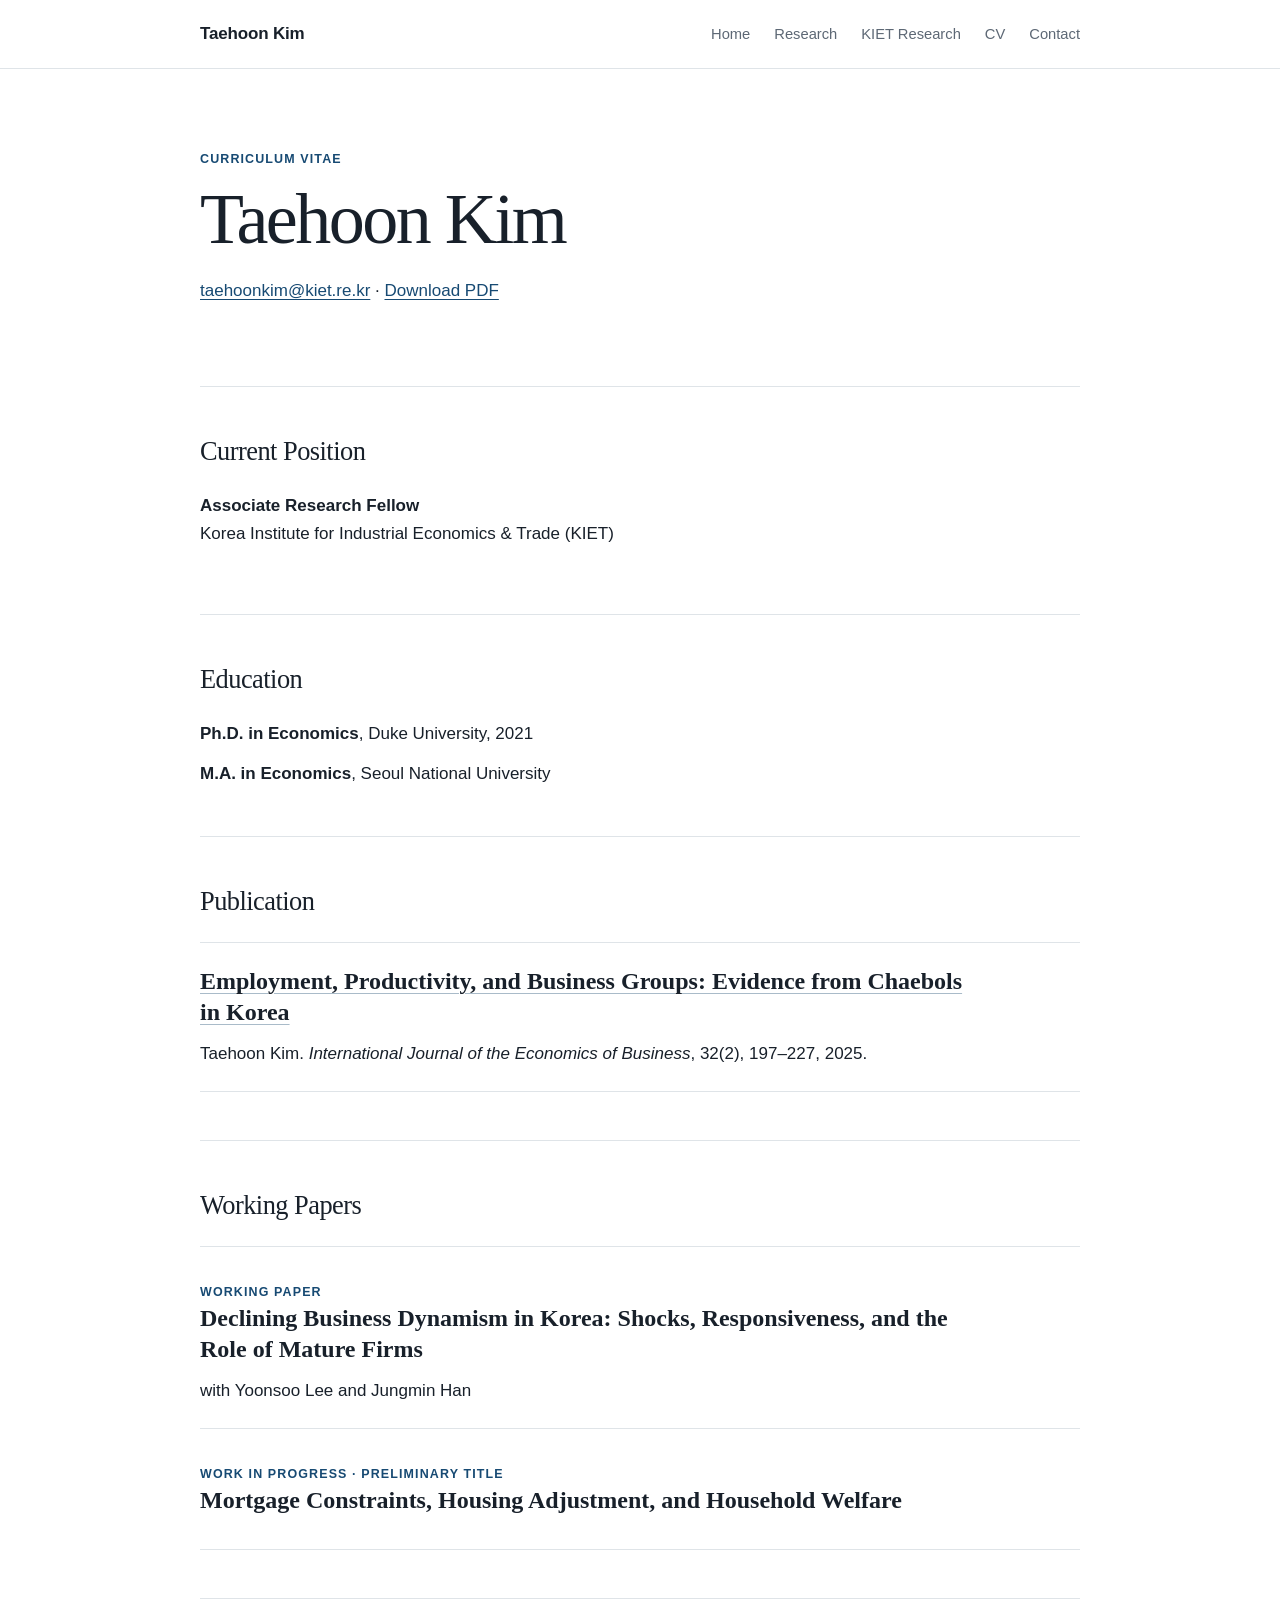
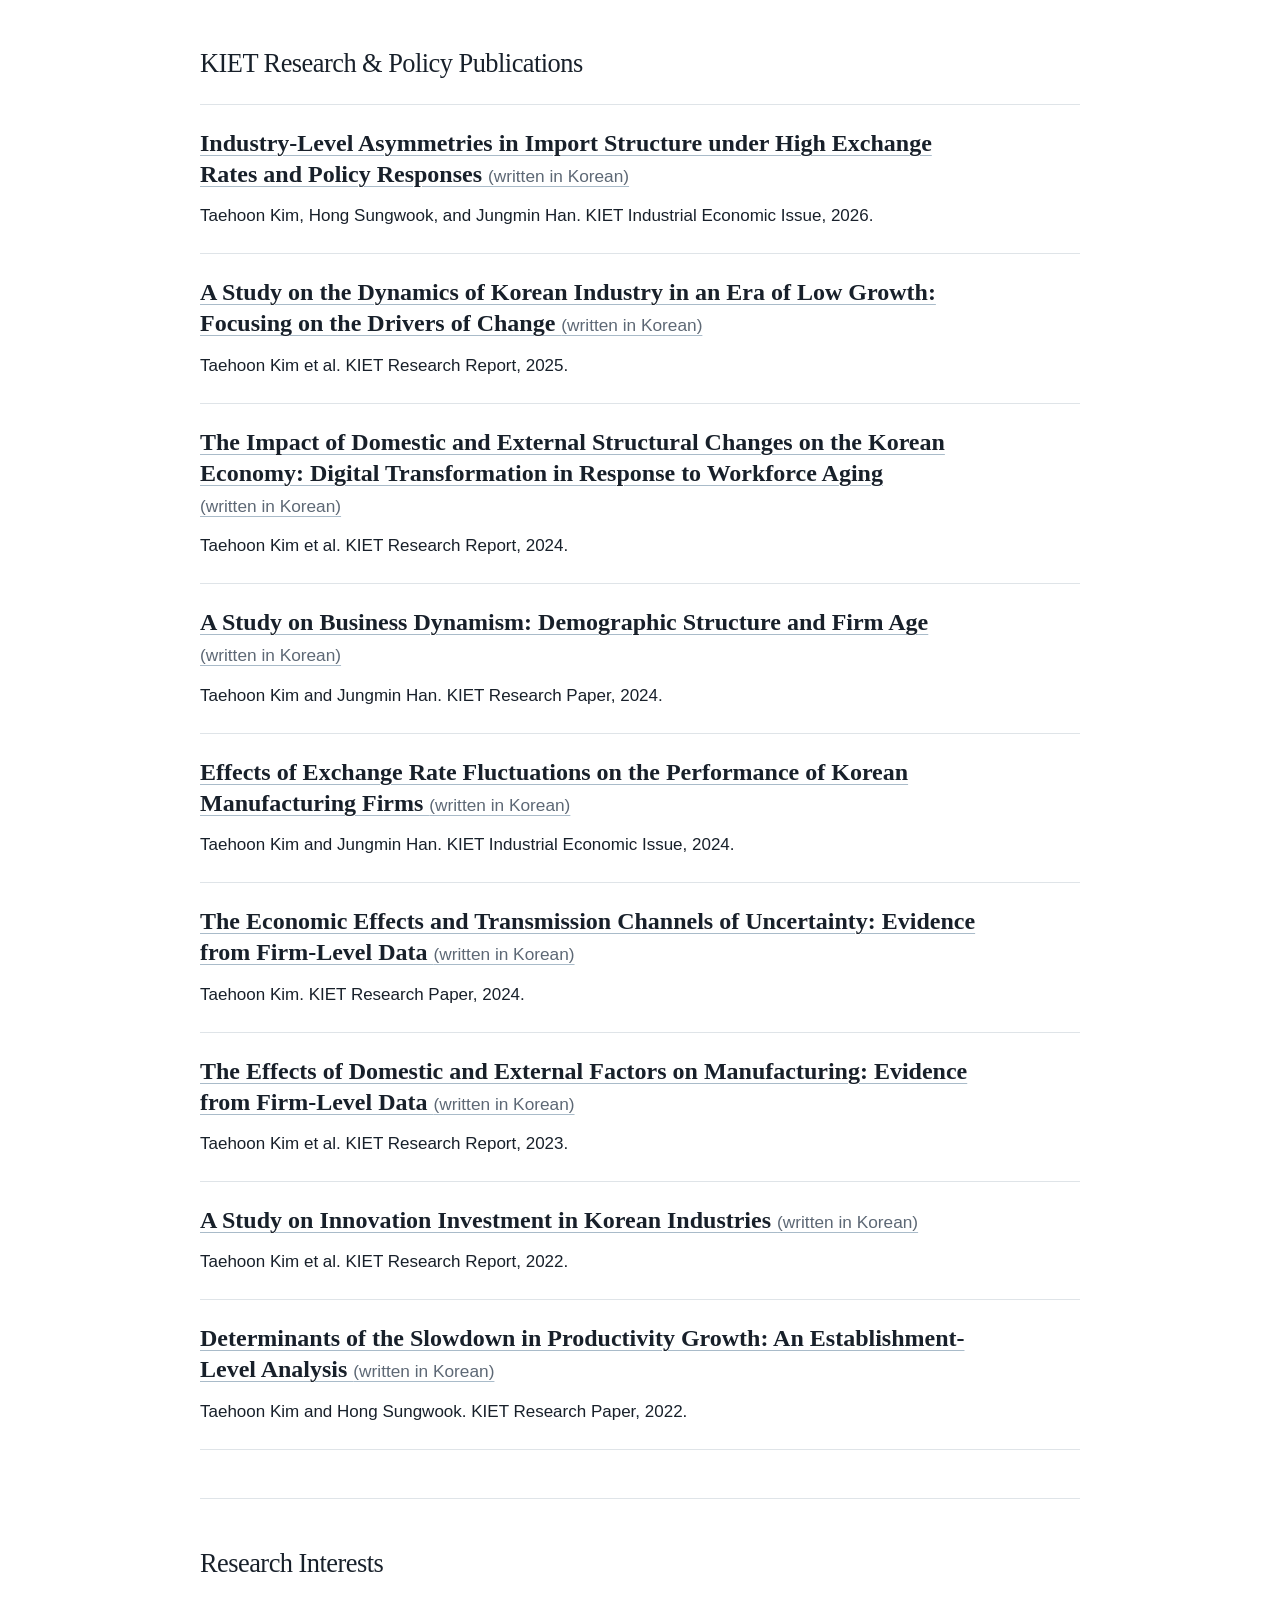
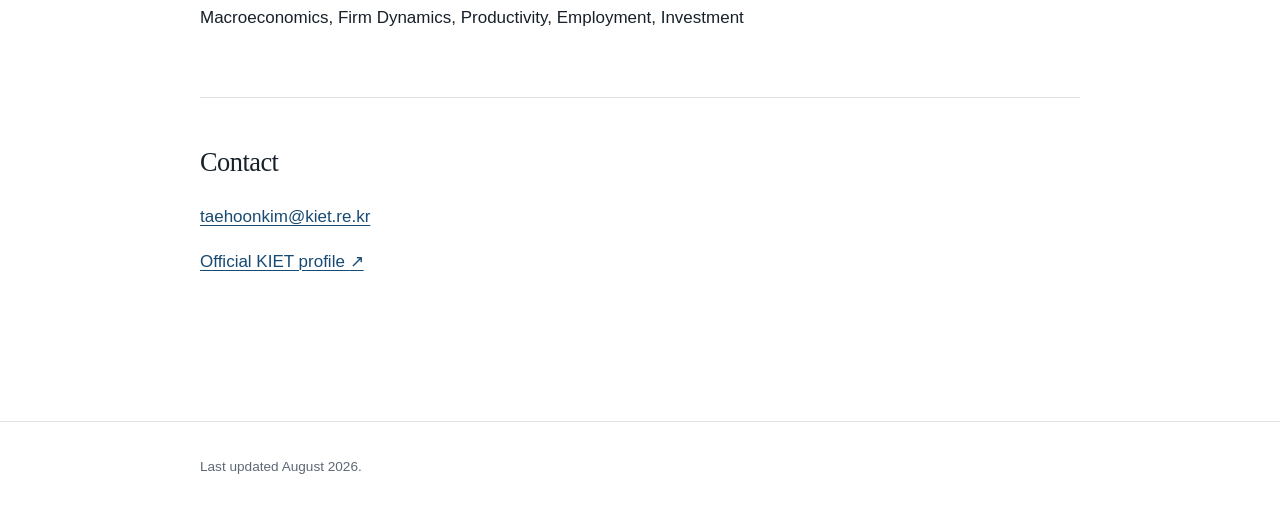
<file: cv.html>
<!doctype html>
<html lang="en">
<head>
  <meta charset="utf-8">
  <meta name="viewport" content="width=device-width, initial-scale=1">
  <meta name="description" content="Curriculum vitae of Taehoon Kim, economist at KIET.">
  <title>CV | Taehoon Kim</title>
  <link rel="stylesheet" href="styles.css">
</head>
<body>
  <header class="site-header">
    <div class="container nav-wrap">
      <a class="site-name" href="index.html">Taehoon Kim</a>
      <nav aria-label="Primary navigation">
        <a href="index.html#home">Home</a><a href="index.html#research">Research</a><a href="index.html#kiet-research">KIET Research</a><a href="Taehoon_Kim_CV.pdf">CV</a><a href="index.html#contact">Contact</a>
      </nav>
    </div>
  </header>
  <main class="cv-page container">
    <div class="cv-heading"><p class="eyebrow">Curriculum Vitae</p><h1>Taehoon Kim</h1><p><a href="mailto:taehoonkim@kiet.re.kr">taehoonkim@kiet.re.kr</a> · <a href="Taehoon_Kim_CV.pdf">Download PDF</a></p></div>
    <section class="cv-section"><h2>Current Position</h2><p><strong>Associate Research Fellow</strong><br>Korea Institute for Industrial Economics &amp; Trade (KIET)</p></section>
    <section class="cv-section"><h2>Education</h2><ul class="plain-list"><li><strong>Ph.D. in Economics</strong>, Duke University, 2021</li><li><strong>M.A. in Economics</strong>, Seoul National University</li></ul></section>
    <section class="cv-section">
      <h2>Publication</h2>
      <article class="research-item compact"><h3><a href="https://doi.org/10.1080/13571516.2025.2470552" target="_blank" rel="noopener noreferrer">Employment, Productivity, and Business Groups: Evidence from Chaebols in Korea</a></h3><p>Taehoon Kim. <em>International Journal of the Economics of Business</em>, 32(2), 197–227, 2025.</p></article>
    </section>
    <section class="cv-section">
      <h2>Working Papers</h2>
      <article class="research-item compact"><p class="status">Working Paper</p><h3>Declining Business Dynamism in Korea: Shocks, Responsiveness, and the Role of Mature Firms</h3><p>with Yoonsoo Lee and Jungmin Han</p></article>
      <article class="research-item compact"><p class="status">Work in Progress · Preliminary title</p><h3>Mortgage Constraints, Housing Adjustment, and Household Welfare</h3></article>
    </section>
    <section class="cv-section">
      <h2>KIET Research &amp; Policy Publications</h2>
      <article class="research-item compact"><h3><a href="https://www.kiet.re.kr/research/issueView?issue_no=853" target="_blank" rel="noopener noreferrer">Industry-Level Asymmetries in Import Structure under High Exchange Rates and Policy Responses <span class="language-note">(written in Korean)</span></a></h3><p>Taehoon Kim, Hong Sungwook, and Jungmin Han. KIET Industrial Economic Issue, 2026.</p></article>
      <article class="research-item compact"><h3><a href="https://www.kiet.re.kr/research/reportView?report_no=1170" target="_blank" rel="noopener noreferrer">A Study on the Dynamics of Korean Industry in an Era of Low Growth: Focusing on the Drivers of Change <span class="language-note">(written in Korean)</span></a></h3><p>Taehoon Kim et al. KIET Research Report, 2025.</p></article>
      <article class="research-item compact"><h3><a href="https://www.kiet.re.kr/research/reportView?report_no=1124" target="_blank" rel="noopener noreferrer">The Impact of Domestic and External Structural Changes on the Korean Economy: Digital Transformation in Response to Workforce Aging <span class="language-note">(written in Korean)</span></a></h3><p>Taehoon Kim et al. KIET Research Report, 2024.</p></article>
      <article class="research-item compact"><h3><a href="https://www.kiet.re.kr/research/redataView?redata_no=133" target="_blank" rel="noopener noreferrer">A Study on Business Dynamism: Demographic Structure and Firm Age <span class="language-note">(written in Korean)</span></a></h3><p>Taehoon Kim and Jungmin Han. KIET Research Paper, 2024.</p></article>
      <article class="research-item compact"><h3><a href="https://www.kiet.re.kr/research/issueView?issue_no=799" target="_blank" rel="noopener noreferrer">Effects of Exchange Rate Fluctuations on the Performance of Korean Manufacturing Firms <span class="language-note">(written in Korean)</span></a></h3><p>Taehoon Kim and Jungmin Han. KIET Industrial Economic Issue, 2024.</p></article>
      <article class="research-item compact"><h3><a href="https://www.kiet.re.kr/research/redataView?redata_no=115" target="_blank" rel="noopener noreferrer">The Economic Effects and Transmission Channels of Uncertainty: Evidence from Firm-Level Data <span class="language-note">(written in Korean)</span></a></h3><p>Taehoon Kim. KIET Research Paper, 2024.</p></article>
      <article class="research-item compact"><h3><a href="https://www.kiet.re.kr/research/reportView?report_no=1094" target="_blank" rel="noopener noreferrer">The Effects of Domestic and External Factors on Manufacturing: Evidence from Firm-Level Data <span class="language-note">(written in Korean)</span></a></h3><p>Taehoon Kim et al. KIET Research Report, 2023.</p></article>
      <article class="research-item compact"><h3><a href="https://www.kiet.re.kr/research/reportView?report_no=1061" target="_blank" rel="noopener noreferrer">A Study on Innovation Investment in Korean Industries <span class="language-note">(written in Korean)</span></a></h3><p>Taehoon Kim et al. KIET Research Report, 2022.</p></article>
      <article class="research-item compact"><h3><a href="https://www.kiet.re.kr/research/redataView?redata_no=99" target="_blank" rel="noopener noreferrer">Determinants of the Slowdown in Productivity Growth: An Establishment-Level Analysis <span class="language-note">(written in Korean)</span></a></h3><p>Taehoon Kim and Hong Sungwook. KIET Research Paper, 2022.</p></article>
    </section>
    <section class="cv-section"><h2>Research Interests</h2><p>Macroeconomics, Firm Dynamics, Productivity, Employment, Investment</p></section>
    <section class="cv-section"><h2>Contact</h2><p><a href="mailto:taehoonkim@kiet.re.kr">taehoonkim@kiet.re.kr</a></p><p><a href="https://www.kiet.re.kr/searchAll?collection=ALL&amp;category=kiet_emp&amp;listCount=10&amp;startCount=0&amp;query=%EA%B9%80%ED%83%9C%ED%9B%88&amp;sort=RANK" target="_blank" rel="noopener noreferrer">Official KIET profile <span aria-hidden="true">↗</span></a></p></section>
  </main>
  <footer><div class="container">Last updated August 2026.</div></footer>
</body>
</html>
</file>
<file: styles.css>
:root{--ink:#18202a;--muted:#5d6875;--accent:#174a73;--rule:#dfe4e8;--max:880px}
*{box-sizing:border-box}html{scroll-behavior:smooth}body{margin:0;color:var(--ink);background:#fff;font:17px/1.65 -apple-system,BlinkMacSystemFont,"Segoe UI",Roboto,"Noto Sans","Noto Sans KR",Arial,sans-serif;-webkit-font-smoothing:antialiased}a{color:var(--accent);text-decoration-thickness:1px;text-underline-offset:.18em}a:hover,a:focus-visible{color:#0c2f4b;text-decoration-thickness:2px}.container{width:min(var(--max),calc(100% - 48px));margin-inline:auto}
.site-header{position:sticky;top:0;z-index:10;border-bottom:1px solid var(--rule);background:rgba(255,255,255,.96)}.nav-wrap{display:flex;align-items:center;justify-content:space-between;min-height:68px;gap:28px}.site-name{color:var(--ink);font-weight:700;letter-spacing:-.01em;text-decoration:none;white-space:nowrap}nav{display:flex;flex-wrap:wrap;justify-content:flex-end;gap:10px 24px}nav a{color:var(--muted);font-size:.92rem;text-decoration:none}nav a:hover,nav a:focus-visible,nav a[aria-current=page]{color:var(--ink)}
.intro{padding-top:clamp(72px,12vw,128px);padding-bottom:clamp(72px,11vw,112px)}.eyebrow,.status{margin:0 0 8px;color:var(--accent);font-size:.78rem;font-weight:700;letter-spacing:.09em;text-transform:uppercase}h1,h2,h3,h4{line-height:1.25}h1{margin:0;font:500 clamp(2.8rem,8vw,5rem)/1.15 Georgia,"Times New Roman",serif;letter-spacing:-.035em}.position{margin:22px 0 0;color:var(--muted);font-size:1.15rem;line-height:1.55}.bio{max-width:720px;margin:38px 0 0;font:clamp(1.25rem,3vw,1.55rem)/1.55 Georgia,"Times New Roman",serif}.interests{max-width:720px;margin:25px 0 0;color:var(--muted)}
.section{padding-block:72px;border-top:1px solid var(--rule);scroll-margin-top:68px}.section>h2,.cv-section>h2{margin:0 0 42px;font:500 clamp(1.8rem,4vw,2.35rem)/1.25 Georgia,"Times New Roman",serif;letter-spacing:-.02em}.subsection+.subsection{margin-top:64px}.subsection>h3{margin:0 0 24px;color:var(--muted);font-size:.82rem;letter-spacing:.09em;text-transform:uppercase}.research-item{padding:30px 0;border-top:1px solid var(--rule)}.research-item:last-child{border-bottom:1px solid var(--rule)}.research-item h3,.research-item h4{max-width:780px;margin:0 0 10px;font:600 clamp(1.25rem,3vw,1.5rem)/1.3 Georgia,"Times New Roman",serif}.research-item h3 a,.research-item h4 a{color:var(--ink);text-decoration-color:#a9bbc9}.research-item p{max-width:760px;margin:12px 0 0}.research-item .authors,.research-item .venue{margin-block:5px;color:var(--muted)}.research-item .links{margin-top:14px;font-size:.94rem;font-weight:600}.research-item.compact{padding-block:23px}.plain-list{margin:0;padding:0;list-style:none}.plain-list li+li{margin-top:12px}

/* Accessible, collapsed-by-default abstracts for publications and working papers */
.abstract-toggle{max-width:760px;margin-top:15px}
.abstract-toggle summary{display:inline-flex;align-items:center;gap:10px;cursor:pointer;color:var(--accent);font-size:.94rem;font-weight:600;list-style:none;user-select:none}
.abstract-toggle summary::-webkit-details-marker{display:none}
.abstract-toggle summary::after{content:"";display:inline-block;width:7px;height:7px;border-right:1.5px solid currentColor;border-bottom:1.5px solid currentColor;transform:rotate(45deg);transition:transform .15s ease;margin-top:-4px}
.abstract-toggle[open] summary::after{transform:rotate(225deg);margin-top:4px}
.abstract-toggle summary:hover{text-decoration:underline;text-underline-offset:.2em}
.abstract-toggle summary:focus-visible{outline:2px solid var(--accent);outline-offset:4px;border-radius:2px}
.abstract-toggle .abstract-text{margin:12px 0 0;max-width:760px;line-height:1.7}
@media print{.abstract-toggle:not([open]) .abstract-text{display:block}}

.language-note{color:var(--muted);font-family:-apple-system,BlinkMacSystemFont,"Segoe UI",Roboto,Arial,sans-serif;font-size:.72em;font-weight:500;white-space:nowrap}
.cv-page{padding-top:80px;padding-bottom:80px}.cv-heading{padding-bottom:64px}.cv-heading h1{font-size:clamp(2.6rem,7vw,4.5rem)}.cv-section{padding-block:48px;border-top:1px solid var(--rule)}.cv-section>h2{margin-bottom:24px;font-size:1.65rem}footer{padding-block:34px;border-top:1px solid var(--rule);color:var(--muted);font-size:.85rem}
@media(max-width:700px){body{font-size:16px}.container{width:min(var(--max),calc(100% - 32px))}.nav-wrap{align-items:flex-start;flex-direction:column;gap:8px;padding-block:14px}nav{justify-content:flex-start;gap:6px 17px}nav a{font-size:.84rem}.intro{padding-top:64px;padding-bottom:72px}.section{padding-block:56px;scroll-margin-top:112px}.subsection+.subsection{margin-top:48px}.cv-page{padding-top:60px}}
@media print{.site-header,footer{display:none}body{font-size:11pt}.cv-page{width:100%;padding:0}a{color:inherit}}
</file>
